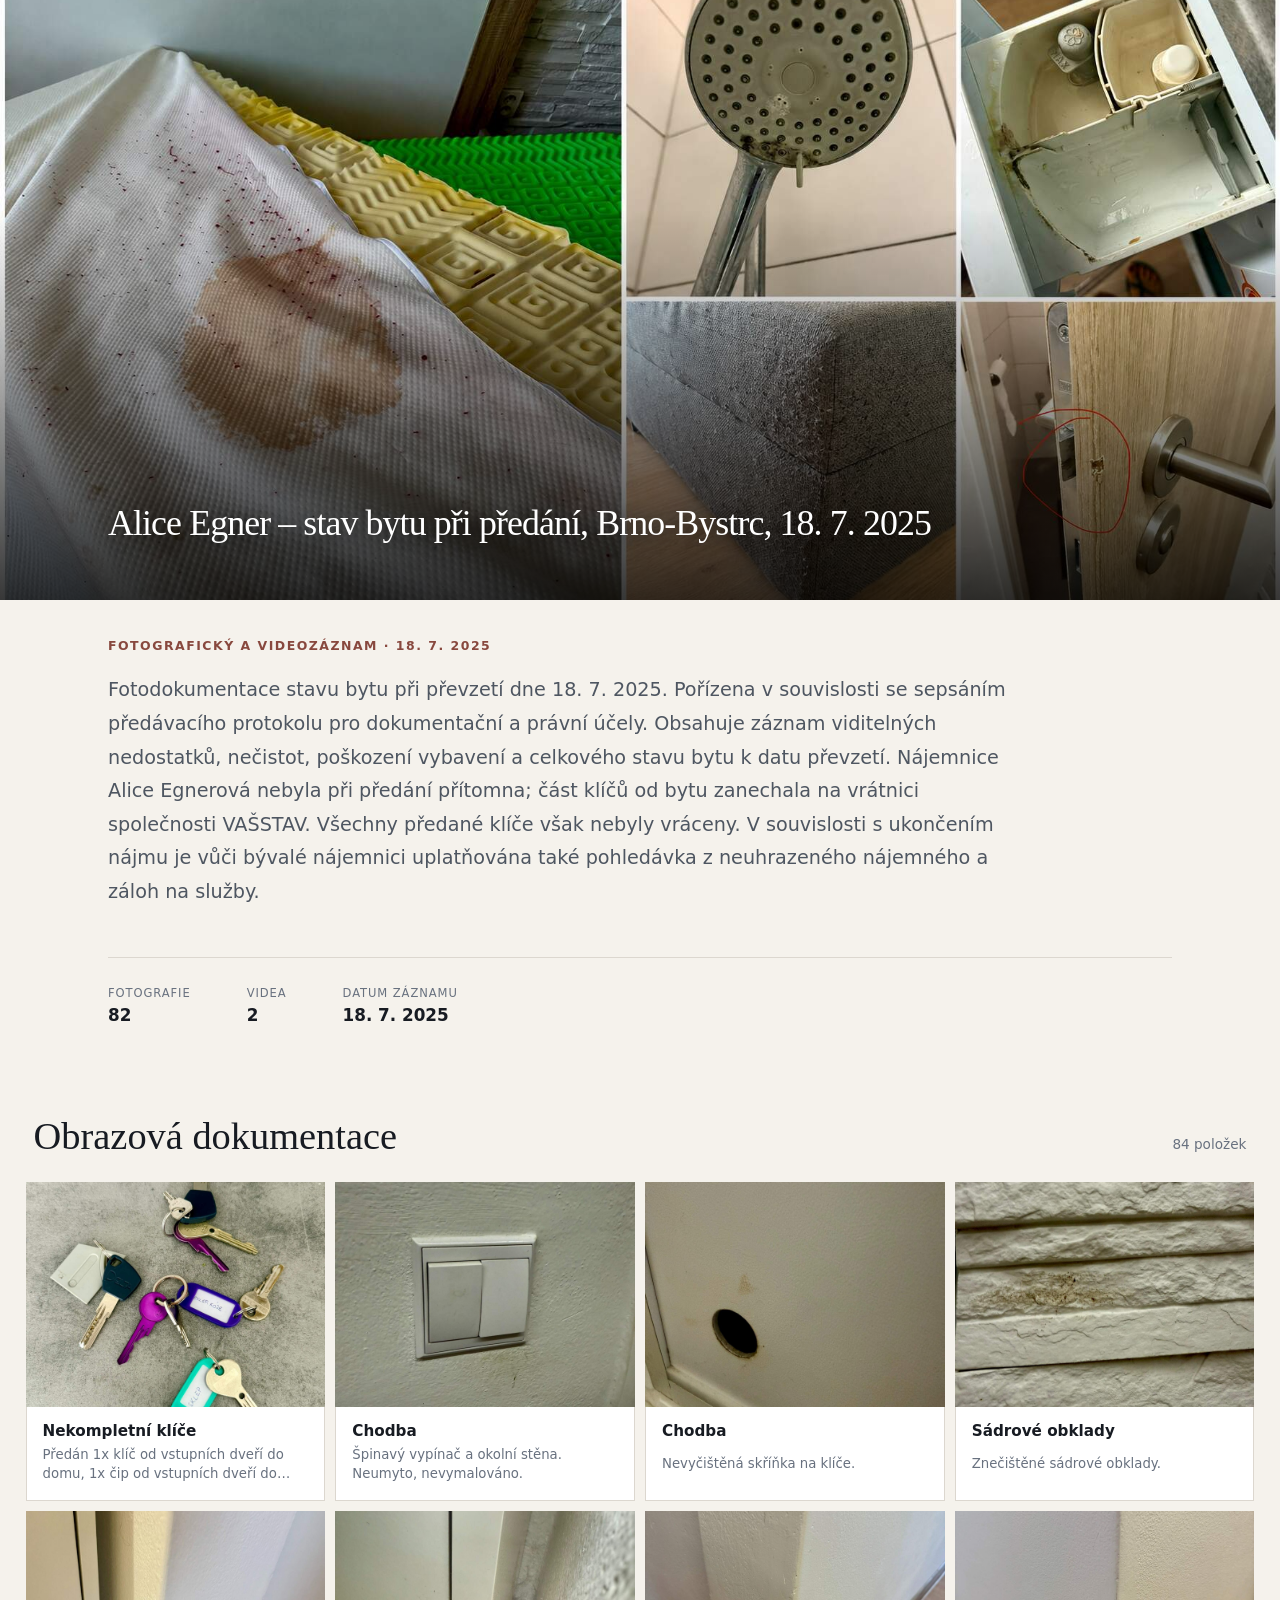
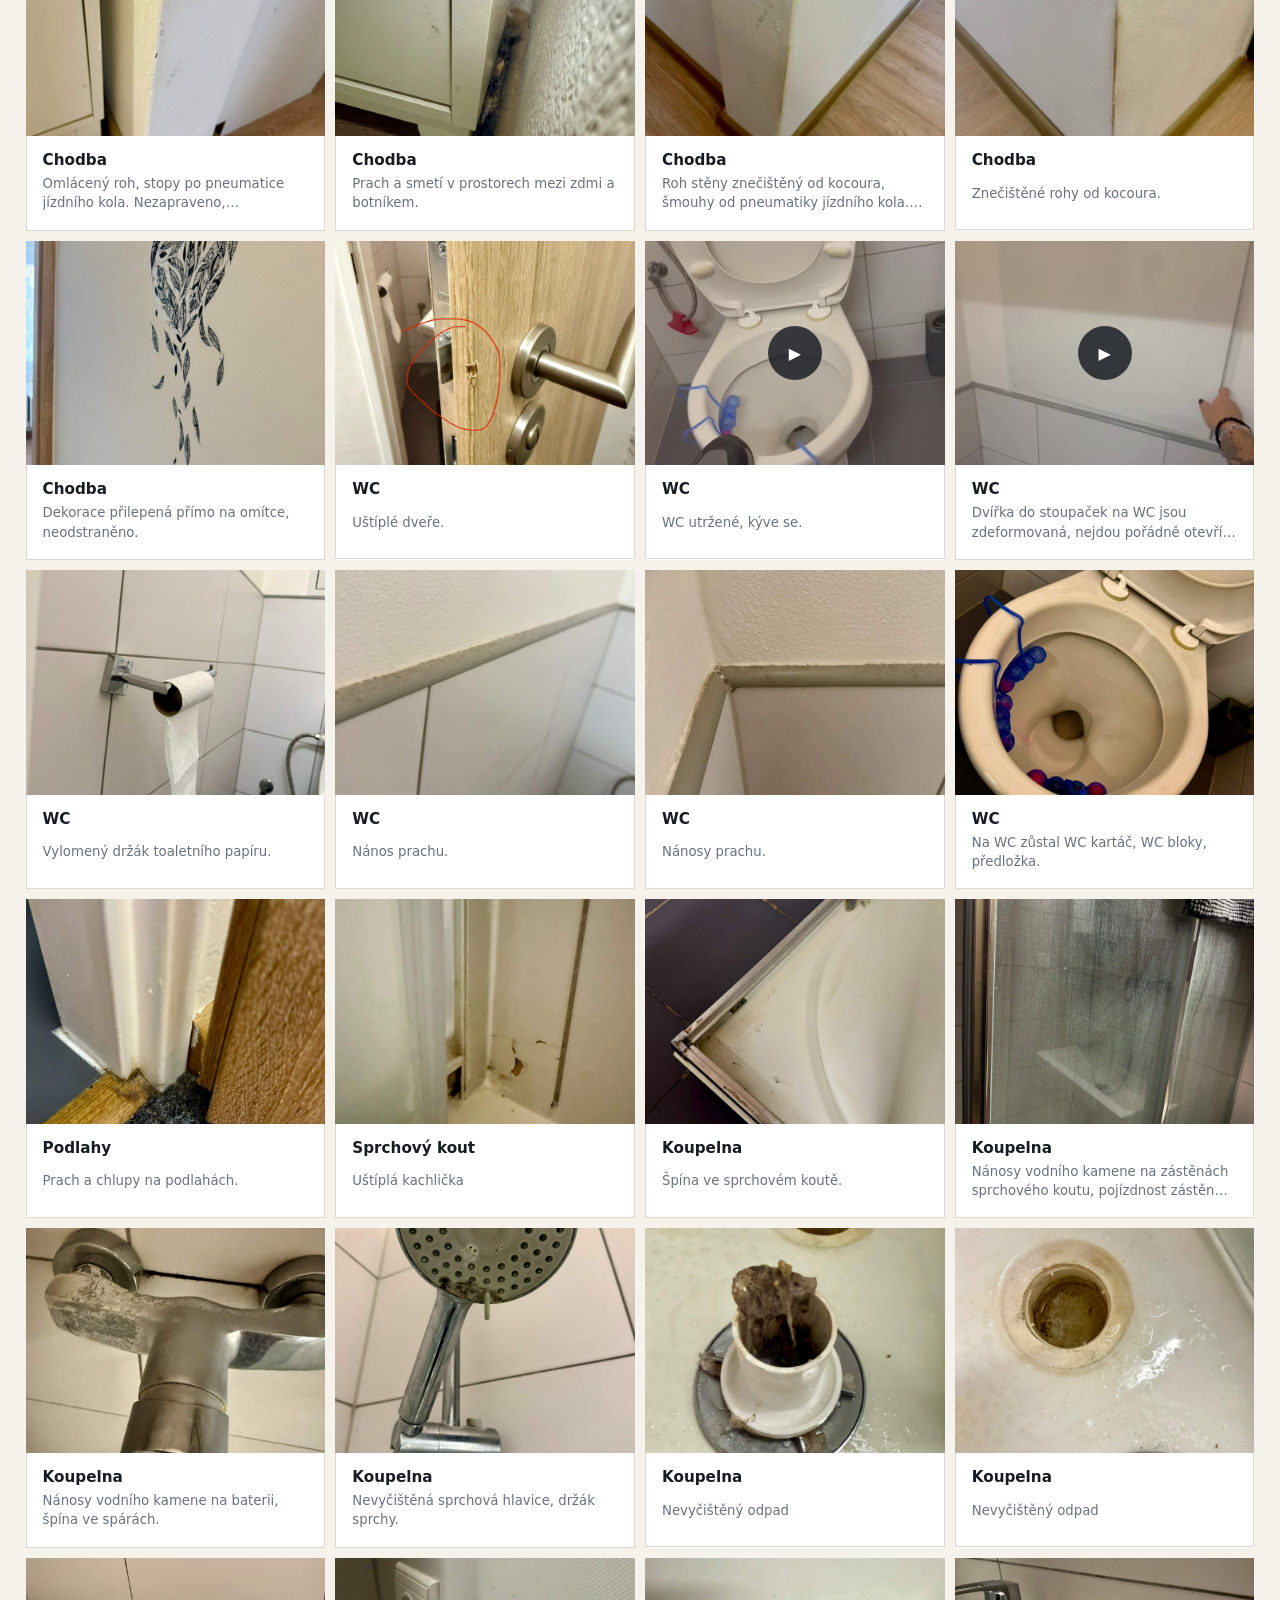
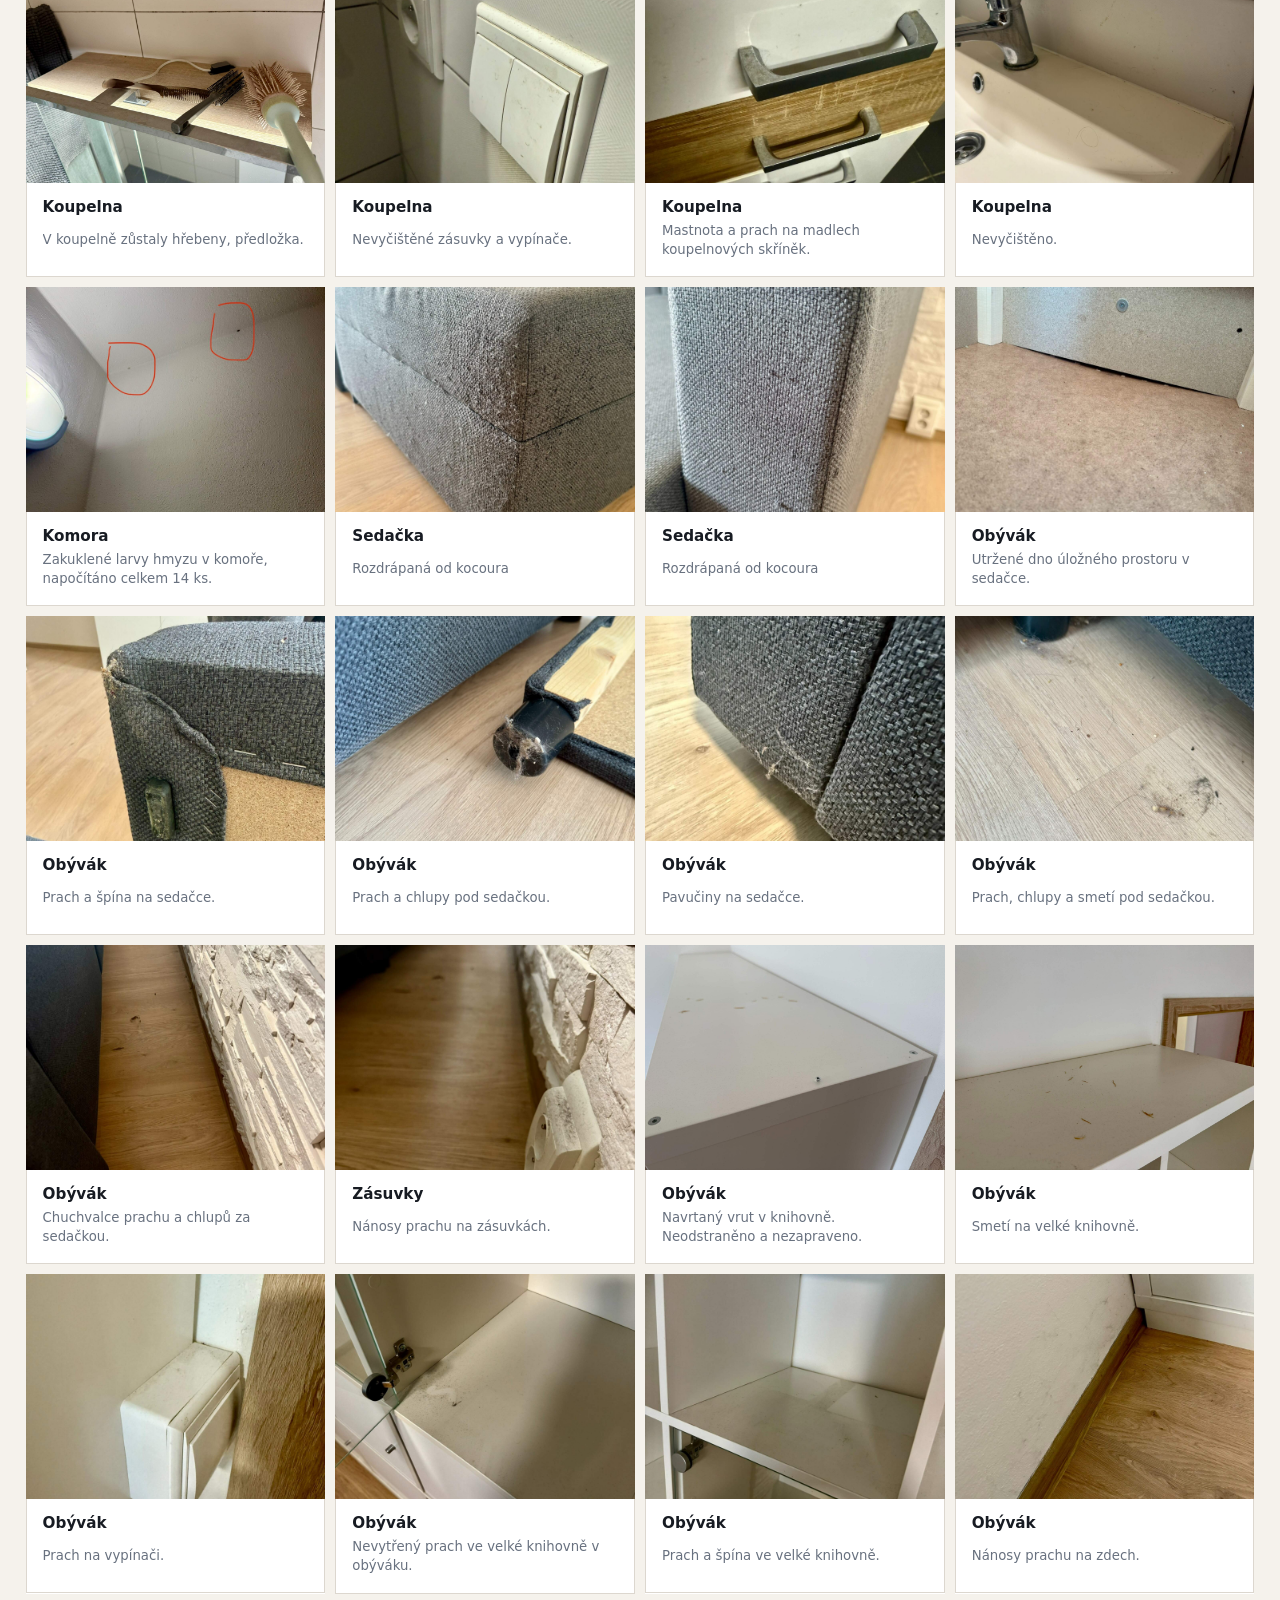
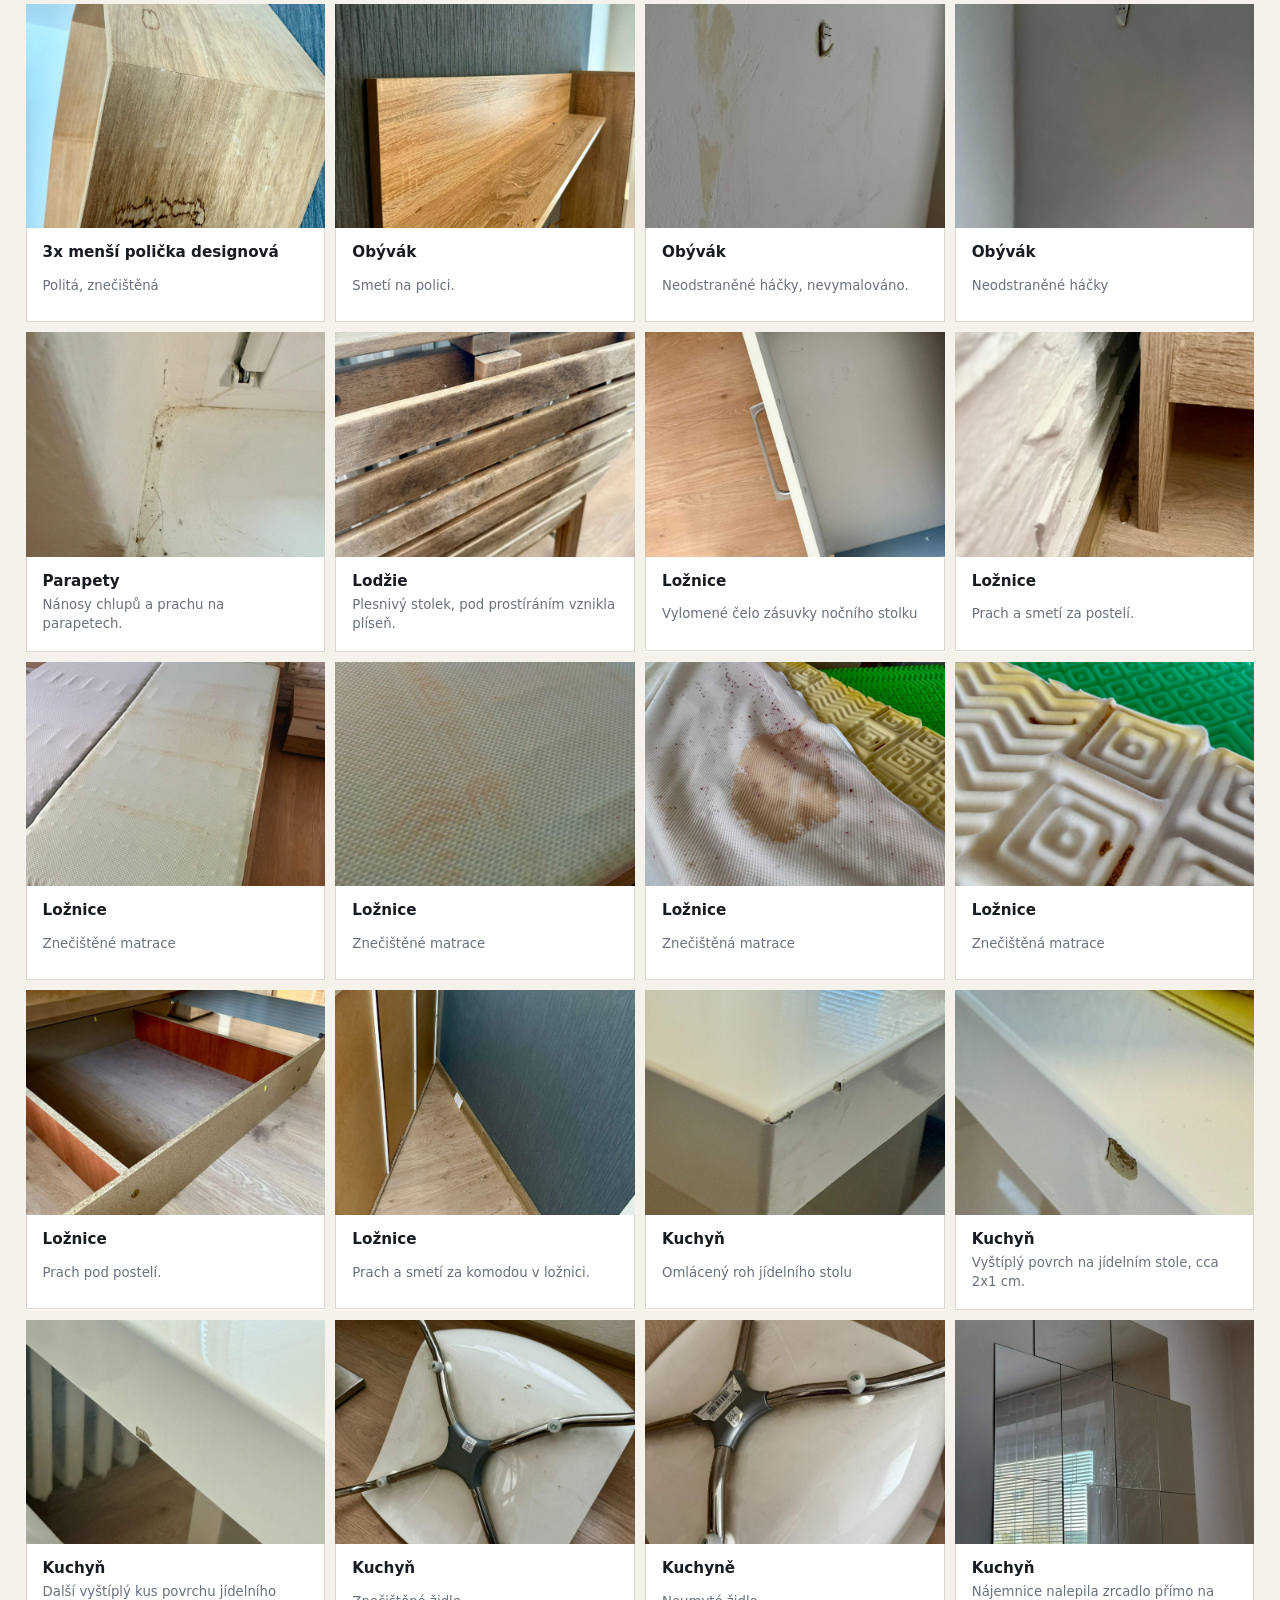
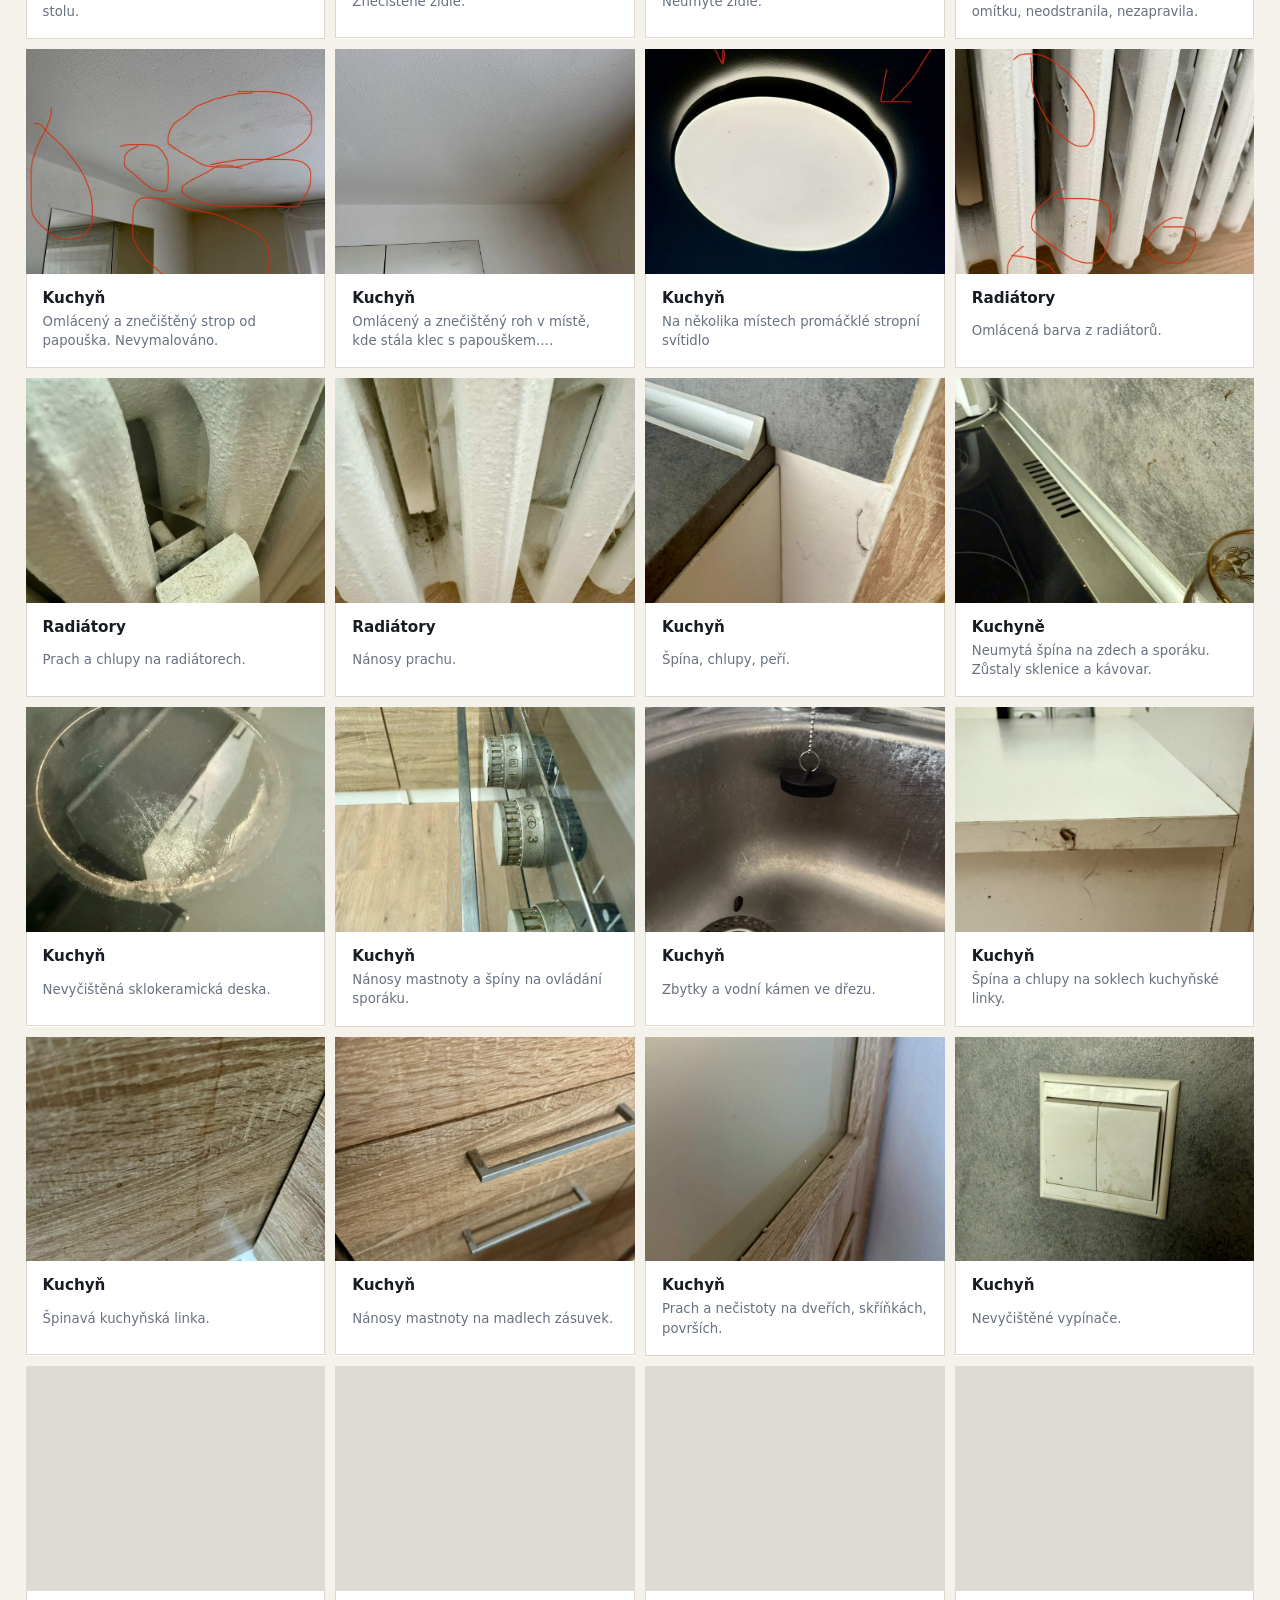
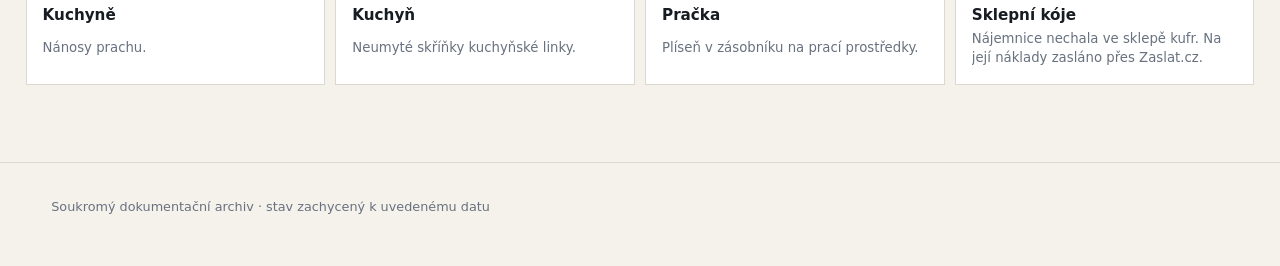
<file: index.html>
<!doctype html>
<html lang="cs">
<head>
  <meta charset="utf-8">
  <meta name="viewport" content="width=device-width, initial-scale=1">
  <meta name="robots" content="index,follow,max-image-preview:large">
  <title>Alice Egner – stav bytu při předání, Brno-Bystrc, 18. 7. 2025</title>
  <meta name="description" content="Fotodokumentace stavu bytu při převzetí dne 18. 7. 2025. Pořízena v souvislosti se sepsáním předávacího protokolu pro dokumentační a právní účely. Obsahuje záznam viditelných nedostatků, nečistot, poškození vybavení a celkového stavu bytu k datu převzetí.  Nájemnice Alice Egnerová nebyla při předání přítomna; část klíčů od bytu zanechala na vrátnici společnosti VAŠSTAV. Všechny předané klíče však nebyly vráceny. V souvislosti s ukončením nájmu je vůči bývalé nájemnici uplatňována také pohledávka z neuhrazeného nájemného a záloh na služby.">
  <meta property="og:type" content="website">
  <meta property="og:title" content="Alice Egner – stav bytu při předání, Brno-Bystrc, 18. 7. 2025">
  <meta property="og:description" content="Fotodokumentace stavu bytu při převzetí dne 18. 7. 2025. Pořízena v souvislosti se sepsáním předávacího protokolu pro dokumentační a právní účely. Obsahuje záznam viditelných nedostatků, nečistot, poškození vybavení a celkového stavu bytu k datu převzetí.  Nájemnice Alice Egnerová nebyla při předání přítomna; část klíčů od bytu zanechala na vrátnici společnosti VAŠSTAV. Všechny předané klíče však nebyly vráceny. V souvislosti s ukončením nájmu je vůči bývalé nájemnici uplatňována také pohledávka z neuhrazeného nájemného a záloh na služby.">
  <meta property="og:image" content="media/001-1722201703.jpg">
  <meta name="twitter:card" content="summary_large_image">
  <link rel="stylesheet" href="styles.css?v=6">
  <script type="application/ld+json">{"@context":"https://schema.org","@type":"CollectionPage","name":"Alice Egner – stav bytu při předání, Brno-Bystrc, 18. 7. 2025","description":"Fotodokumentace stavu bytu při převzetí dne 18. 7. 2025. Pořízena v souvislosti se sepsáním předávacího protokolu pro dokumentační a právní účely. Obsahuje záznam viditelných nedostatků, nečistot, poškození vybavení a celkového stavu bytu k datu převzetí.  Nájemnice Alice Egnerová nebyla při předání přítomna; část klíčů od bytu zanechala na vrátnici společnosti VAŠSTAV. Všechny předané klíče však nebyly vráceny. V souvislosti s ukončením nájmu je vůči bývalé nájemnici uplatňována také pohledávka z neuhrazeného nájemného a záloh na služby.","dateCreated":"2025-07-18","mainEntity":{"@type":"ImageGallery","name":"Alice Egner – stav bytu při předání, Brno-Bystrc, 18. 7. 2025","associatedMedia":[{"@type":"ImageObject","contentUrl":"media/001-1722201703.jpg","name":"ChatGPT Image 21. 8. 2026 15_43_06","caption":""},{"@type":"ImageObject","contentUrl":"media/002-1683373330.jpg","name":"Nekompletní klíče","caption":"Předán 1x klíč od vstupních dveří do domu, 1x čip od vstupních dveří do domu, 2x klíč od bytu, 1x klíč od sklepa, 1x klíč od sklepní kóje, 2x klíč od schránky, 2x klíč od popelnic. Chybí 1x klíč od vstupních dveří do domu, 1x čip od vstupních dvěří do domu, 2x klíč od bytu."},{"@type":"ImageObject","contentUrl":"media/003-1683373408.jpg","name":"Chodba","caption":"Špinavý vypínač a okolní stěna. Neumyto, nevymalováno."},{"@type":"ImageObject","contentUrl":"media/004-1683373457.jpg","name":"Chodba","caption":"Nevyčištěná skříňka na klíče."},{"@type":"ImageObject","contentUrl":"media/005-1683373562.jpg","name":"Sádrové obklady","caption":"Znečištěné sádrové obklady."},{"@type":"ImageObject","contentUrl":"media/006-1683383728.jpg","name":"Chodba","caption":"Omlácený roh, stopy po pneumatice jízdního kola. Nezapraveno, nevymalováno."},{"@type":"ImageObject","contentUrl":"media/007-1683373448.jpg","name":"Chodba","caption":"Prach a smetí v prostorech mezi zdmi a botníkem."},{"@type":"ImageObject","contentUrl":"media/008-1683373419.jpg","name":"Chodba","caption":"Roh stěny znečištěný od kocoura, šmouhy od pneumatiky jízdního kola. Nevymalováno."},{"@type":"ImageObject","contentUrl":"media/009-1683373698.jpg","name":"Chodba","caption":"Znečištěné rohy od kocoura."},{"@type":"ImageObject","contentUrl":"media/010-1683373409.jpg","name":"Chodba","caption":"Dekorace přilepená přímo na omítce, neodstraněno."},{"@type":"ImageObject","contentUrl":"media/011-1683373686.jpg","name":"WC","caption":"Uštíplé dveře."},{"@type":"ImageObject","contentUrl":"media/014-1683373668.jpg","name":"WC","caption":"Vylomený držák toaletního papíru."},{"@type":"ImageObject","contentUrl":"media/015-1683373593.jpg","name":"WC","caption":"Nános prachu."},{"@type":"ImageObject","contentUrl":"media/016-1683373474.jpg","name":"WC","caption":"Nánosy prachu."},{"@type":"ImageObject","contentUrl":"media/017-1683373455.jpg","name":"WC","caption":"Na WC zůstal WC kartáč, WC bloky, předložka."},{"@type":"ImageObject","contentUrl":"media/018-1683373563.jpg","name":"Podlahy","caption":"Prach a chlupy na podlahách."},{"@type":"ImageObject","contentUrl":"media/019-1683373324.jpg","name":"Sprchový kout","caption":"Uštíplá kachlička"},{"@type":"ImageObject","contentUrl":"media/020-1683373609.jpg","name":"Koupelna","caption":"Špína ve sprchovém koutě."},{"@type":"ImageObject","contentUrl":"media/021-1683373486.jpg","name":"Koupelna","caption":"Nánosy vodního kamene na zástěnách sprchového koutu, pojízdnost zástěn omezena vodním kamenem."},{"@type":"ImageObject","contentUrl":"media/022-1683373494.jpg","name":"Koupelna","caption":"Nánosy vodního kamene na baterii, špína ve spárách."},{"@type":"ImageObject","contentUrl":"media/023-1683373493.jpg","name":"Koupelna","caption":"Nevyčištěná sprchová hlavice, držák sprchy."},{"@type":"ImageObject","contentUrl":"media/024-1683768795.jpg","name":"Koupelna","caption":"Nevyčištěný odpad"},{"@type":"ImageObject","contentUrl":"media/025-1683768796.jpg","name":"Koupelna","caption":"Nevyčištěný odpad"},{"@type":"ImageObject","contentUrl":"media/026-1683373477.jpg","name":"Koupelna","caption":"V koupelně zůstaly hřebeny, předložka."},{"@type":"ImageObject","contentUrl":"media/027-1683373595.jpg","name":"Koupelna","caption":"Nevyčištěné zásuvky a vypínače."},{"@type":"ImageObject","contentUrl":"media/028-1683373504.jpg","name":"Koupelna","caption":"Mastnota a prach na madlech koupelnových skříněk."},{"@type":"ImageObject","contentUrl":"media/029-1683373483.jpg","name":"Koupelna","caption":"Nevyčištěno."},{"@type":"ImageObject","contentUrl":"media/030-1683373648.jpg","name":"Komora","caption":"Zakuklené larvy hmyzu v komoře, napočítáno celkem 14 ks."},{"@type":"ImageObject","contentUrl":"media/031-1683373340.jpg","name":"Sedačka","caption":"Rozdrápaná od kocoura"},{"@type":"ImageObject","contentUrl":"media/032-1683373338.jpg","name":"Sedačka","caption":"Rozdrápaná od kocoura"},{"@type":"ImageObject","contentUrl":"media/033-1683374472.jpg","name":"Obývák","caption":"Utržené dno úložného prostoru v sedačce."},{"@type":"ImageObject","contentUrl":"media/034-1683374873.jpg","name":"Obývák","caption":"Prach a špína na sedačce."},{"@type":"ImageObject","contentUrl":"media/035-1683374487.jpg","name":"Obývák","caption":"Prach a chlupy pod sedačkou."},{"@type":"ImageObject","contentUrl":"media/036-1683373553.jpg","name":"Obývák","caption":"Pavučiny na sedačce."},{"@type":"ImageObject","contentUrl":"media/037-1683374478.jpg","name":"Obývák","caption":"Prach, chlupy a smetí pod sedačkou."},{"@type":"ImageObject","contentUrl":"media/038-1683373537.jpg","name":"Obývák","caption":"Chuchvalce prachu a chlupů za sedačkou."},{"@type":"ImageObject","contentUrl":"media/039-1683373538.jpg","name":"Zásuvky","caption":"Nánosy prachu na zásuvkách."},{"@type":"ImageObject","contentUrl":"media/040-1683374459.jpg","name":"Obývák","caption":"Navrtaný vrut v knihovně. Neodstraněno a nezapraveno."},{"@type":"ImageObject","contentUrl":"media/041-1683373525.jpg","name":"Obývák","caption":"Smetí na velké knihovně."},{"@type":"ImageObject","contentUrl":"media/042-1683373645.jpg","name":"Obývák","caption":"Prach na vypínači."},{"@type":"ImageObject","contentUrl":"media/043-1683373514.jpg","name":"Obývák","caption":"Nevytřený prach ve velké knihovně v obýváku."},{"@type":"ImageObject","contentUrl":"media/044-1683373655.jpg","name":"Obývák","caption":"Prach a špína ve velké knihovně."},{"@type":"ImageObject","contentUrl":"media/045-1683373526.jpg","name":"Obývák","caption":"Nánosy prachu na zdech."},{"@type":"ImageObject","contentUrl":"media/046-1683373348.jpg","name":"3x menší polička designová","caption":"Politá, znečištěná"},{"@type":"ImageObject","contentUrl":"media/047-1683373657.jpg","name":"Obývák","caption":"Smetí na polici."},{"@type":"ImageObject","contentUrl":"media/048-1683373347.jpg","name":"Obývák","caption":"Neodstraněné háčky, nevymalováno."},{"@type":"ImageObject","contentUrl":"media/049-1683373353.jpg","name":"Obývák","caption":"Neodstraněné háčky"},{"@type":"ImageObject","contentUrl":"media/050-1683373552.jpg","name":"Parapety","caption":"Nánosy chlupů a prachu na parapetech."},{"@type":"ImageObject","contentUrl":"media/051-1683373354.jpg","name":"Lodžie","caption":"Plesnivý stolek, pod prostíráním vznikla plíseň."},{"@type":"ImageObject","contentUrl":"media/052-1683373363.jpg","name":"Ložnice","caption":"Vylomené čelo zásuvky nočního stolku"},{"@type":"ImageObject","contentUrl":"media/053-1683373620.jpg","name":"Ložnice","caption":"Prach a smetí za postelí."},{"@type":"ImageObject","contentUrl":"media/054-1683373366.jpg","name":"Ložnice","caption":"Znečištěné matrace"},{"@type":"ImageObject","contentUrl":"media/055-1683373376.jpg","name":"Ložnice","caption":"Znečištěné matrace"},{"@type":"ImageObject","contentUrl":"media/056-1683768790.jpg","name":"Ložnice","caption":"Znečištěná matrace"},{"@type":"ImageObject","contentUrl":"media/057-1683768794.jpg","name":"Ložnice","caption":"Znečištěná matrace"},{"@type":"ImageObject","contentUrl":"media/058-1683373506.jpg","name":"Ložnice","caption":"Prach pod postelí."},{"@type":"ImageObject","contentUrl":"media/059-1683373632.jpg","name":"Ložnice","caption":"Prach a smetí za komodou v ložnici."},{"@type":"ImageObject","contentUrl":"media/060-1683373386.jpg","name":"Kuchyň","caption":"Omlácený roh jídelního stolu"},{"@type":"ImageObject","contentUrl":"media/061-1683374878.jpg","name":"Kuchyň","caption":"Vyštíplý povrch na jídelním stole, cca 2x1 cm."},{"@type":"ImageObject","contentUrl":"media/062-1683374879.jpg","name":"Kuchyň","caption":"Další vyštíplý kus povrchu jídelního stolu."},{"@type":"ImageObject","contentUrl":"media/063-1683373429.jpg","name":"Kuchyň","caption":"Znečištěné židle."},{"@type":"ImageObject","contentUrl":"media/064-1683374430.jpg","name":"Kuchyně","caption":"Neumyté židle."},{"@type":"ImageObject","contentUrl":"media/065-1683373387.jpg","name":"Kuchyň","caption":"Nájemnice nalepila zrcadlo přímo na omítku, neodstranila, nezapravila."},{"@type":"ImageObject","contentUrl":"media/066-1683373666.jpg","name":"Kuchyň","caption":"Omlácený a znečištěný strop od papouška. Nevymalováno."},{"@type":"ImageObject","contentUrl":"media/067-1683373395.jpg","name":"Kuchyň","caption":"Omlácený a znečištěný roh v místě, kde stála klec s papouškem. Nezapraveno, nevymalováno."},{"@type":"ImageObject","contentUrl":"media/068-1683373375.jpg","name":"Kuchyň","caption":"Na několika místech promáčklé stropní svítidlo"},{"@type":"ImageObject","contentUrl":"media/069-1683373619.jpg","name":"Radiátory","caption":"Omlácená barva z radiátorů."},{"@type":"ImageObject","contentUrl":"media/070-1683373633.jpg","name":"Radiátory","caption":"Prach a chlupy na radiátorech."},{"@type":"ImageObject","contentUrl":"media/071-1683373513.jpg","name":"Radiátory","caption":"Nánosy prachu."},{"@type":"ImageObject","contentUrl":"media/072-1683373418.jpg","name":"Kuchyň","caption":"Špína, chlupy, peří."},{"@type":"ImageObject","contentUrl":"media/073-1683373703.jpg","name":"Kuchyně","caption":"Neumytá špína na zdech a sporáku. Zůstaly sklenice a kávovar."},{"@type":"ImageObject","contentUrl":"media/074-1683373428.jpg","name":"Kuchyň","caption":"Nevyčištěná sklokeramická deska."},{"@type":"ImageObject","contentUrl":"media/075-1683373714.jpg","name":"Kuchyň","caption":"Nánosy mastnoty a špíny na ovládání sporáku."},{"@type":"ImageObject","contentUrl":"media/076-1683374431.jpg","name":"Kuchyň","caption":"Zbytky a vodní kámen ve dřezu."},{"@type":"ImageObject","contentUrl":"media/077-1683374440.jpg","name":"Kuchyň","caption":"Špína a chlupy na soklech kuchyňské linky."},{"@type":"ImageObject","contentUrl":"media/078-1683373437.jpg","name":"Kuchyň","caption":"Špinavá kuchyňská linka."},{"@type":"ImageObject","contentUrl":"media/079-1683373436.jpg","name":"Kuchyň","caption":"Nánosy mastnoty na madlech zásuvek."},{"@type":"ImageObject","contentUrl":"media/080-1683373447.jpg","name":"Kuchyň","caption":"Prach a nečistoty na dveřích, skříňkách, površích."},{"@type":"ImageObject","contentUrl":"media/081-1683373707.jpg","name":"Kuchyň","caption":"Nevyčištěné vypínače."},{"@type":"ImageObject","contentUrl":"media/082-1683373720.jpg","name":"Kuchyně","caption":"Nánosy prachu."},{"@type":"ImageObject","contentUrl":"media/083-1683374457.jpg","name":"Kuchyň","caption":"Neumyté skříňky kuchyňské linky."},{"@type":"ImageObject","contentUrl":"media/084-1683373580.jpg","name":"Pračka","caption":"Plíseň v zásobníku na prací prostředky."},{"@type":"ImageObject","contentUrl":"media/085-1683373581.jpg","name":"Sklepní kóje","caption":"Nájemnice nechala ve sklepě kufr. Na její náklady zasláno přes Zaslat.cz."}]}}</script>
</head>
<body>
  <main id="top">
    <figure class="hero">
      <img src="media/001-1722201703.jpg" alt="Koláž zachycující stav bytu při převzetí">
      <figcaption class="hero-title"><h1>Alice Egner – stav bytu při předání, Brno-Bystrc, 18. 7. 2025</h1></figcaption>
    </figure>
    <section class="intro">
      <p class="eyebrow">Fotografický a videozáznam · 18. 7. 2025</p>
      <p class="description">Fotodokumentace stavu bytu při převzetí dne 18. 7. 2025. Pořízena v souvislosti se sepsáním předávacího protokolu pro dokumentační a právní účely. Obsahuje záznam viditelných nedostatků, nečistot, poškození vybavení a celkového stavu bytu k datu převzetí.  Nájemnice Alice Egnerová nebyla při předání přítomna; část klíčů od bytu zanechala na vrátnici společnosti VAŠSTAV. Všechny předané klíče však nebyly vráceny. V souvislosti s ukončením nájmu je vůči bývalé nájemnici uplatňována také pohledávka z neuhrazeného nájemného a záloh na služby.</p>
      <dl class="stats" aria-label="Obsah galerie">
        <div><dt>Fotografie</dt><dd>82</dd></div>
        <div><dt>Videa</dt><dd>2</dd></div>
        <div><dt>Datum záznamu</dt><dd>18. 7. 2025</dd></div>
      </dl>
    </section>

    <section class="gallery-section" aria-labelledby="gallery-heading">
      <div class="section-heading">
        <h2 id="gallery-heading">Obrazová dokumentace</h2>
        <span>84 položek</span>
      </div>
      <div class="gallery"><article class="card" id="medium-1683373330">
    <button class="card-open" type="button" data-index="0" aria-label="Otevřít Nekompletní klíče">
      <div class="media-frame"><img src="media/002-1683373330.jpg" alt="Nekompletní klíče: Předán 1x klíč od vstupních dveří do domu, 1x čip od vstupních dveří do domu, 2x klíč od bytu, 1x klíč od sklepa, 1x klíč od sklepní kóje, 2x klíč od schránky, 2x klíč od popelnic. Chybí 1x klíč od vstupních dveří do domu, 1x čip od vstupních dvěří do domu, 2x klíč od bytu." loading="lazy"></div>
      <span class="card-copy">
        <strong>Nekompletní klíče</strong>
        <span>Předán 1x klíč od vstupních dveří do domu, 1x čip od vstupních dveří do domu, 2x klíč od bytu, 1x klíč od sklepa, 1x klíč od sklepní kóje, 2x klíč od schránky, 2x klíč od popelnic. Chybí 1x klíč od vstupních dveří do domu, 1x čip od vstupních dvěří do domu, 2x klíč od bytu.</span>
      </span>
    </button>
  </article>
<article class="card" id="medium-1683373408">
    <button class="card-open" type="button" data-index="1" aria-label="Otevřít Chodba">
      <div class="media-frame"><img src="media/003-1683373408.jpg" alt="Chodba: Špinavý vypínač a okolní stěna. Neumyto, nevymalováno." loading="lazy"></div>
      <span class="card-copy">
        <strong>Chodba</strong>
        <span>Špinavý vypínač a okolní stěna. Neumyto, nevymalováno.</span>
      </span>
    </button>
  </article>
<article class="card" id="medium-1683373457">
    <button class="card-open" type="button" data-index="2" aria-label="Otevřít Chodba">
      <div class="media-frame"><img src="media/004-1683373457.jpg" alt="Chodba: Nevyčištěná skříňka na klíče." loading="lazy"></div>
      <span class="card-copy">
        <strong>Chodba</strong>
        <span>Nevyčištěná skříňka na klíče.</span>
      </span>
    </button>
  </article>
<article class="card" id="medium-1683373562">
    <button class="card-open" type="button" data-index="3" aria-label="Otevřít Sádrové obklady">
      <div class="media-frame"><img src="media/005-1683373562.jpg" alt="Sádrové obklady: Znečištěné sádrové obklady." loading="lazy"></div>
      <span class="card-copy">
        <strong>Sádrové obklady</strong>
        <span>Znečištěné sádrové obklady.</span>
      </span>
    </button>
  </article>
<article class="card" id="medium-1683383728">
    <button class="card-open" type="button" data-index="4" aria-label="Otevřít Chodba">
      <div class="media-frame"><img src="media/006-1683383728.jpg" alt="Chodba: Omlácený roh, stopy po pneumatice jízdního kola. Nezapraveno, nevymalováno." loading="lazy"></div>
      <span class="card-copy">
        <strong>Chodba</strong>
        <span>Omlácený roh, stopy po pneumatice jízdního kola. Nezapraveno, nevymalováno.</span>
      </span>
    </button>
  </article>
<article class="card" id="medium-1683373448">
    <button class="card-open" type="button" data-index="5" aria-label="Otevřít Chodba">
      <div class="media-frame"><img src="media/007-1683373448.jpg" alt="Chodba: Prach a smetí v prostorech mezi zdmi a botníkem." loading="lazy"></div>
      <span class="card-copy">
        <strong>Chodba</strong>
        <span>Prach a smetí v prostorech mezi zdmi a botníkem.</span>
      </span>
    </button>
  </article>
<article class="card" id="medium-1683373419">
    <button class="card-open" type="button" data-index="6" aria-label="Otevřít Chodba">
      <div class="media-frame"><img src="media/008-1683373419.jpg" alt="Chodba: Roh stěny znečištěný od kocoura, šmouhy od pneumatiky jízdního kola. Nevymalováno." loading="lazy"></div>
      <span class="card-copy">
        <strong>Chodba</strong>
        <span>Roh stěny znečištěný od kocoura, šmouhy od pneumatiky jízdního kola. Nevymalováno.</span>
      </span>
    </button>
  </article>
<article class="card" id="medium-1683373698">
    <button class="card-open" type="button" data-index="7" aria-label="Otevřít Chodba">
      <div class="media-frame"><img src="media/009-1683373698.jpg" alt="Chodba: Znečištěné rohy od kocoura." loading="lazy"></div>
      <span class="card-copy">
        <strong>Chodba</strong>
        <span>Znečištěné rohy od kocoura.</span>
      </span>
    </button>
  </article>
<article class="card" id="medium-1683373409">
    <button class="card-open" type="button" data-index="8" aria-label="Otevřít Chodba">
      <div class="media-frame"><img src="media/010-1683373409.jpg" alt="Chodba: Dekorace přilepená přímo na omítce, neodstraněno." loading="lazy"></div>
      <span class="card-copy">
        <strong>Chodba</strong>
        <span>Dekorace přilepená přímo na omítce, neodstraněno.</span>
      </span>
    </button>
  </article>
<article class="card" id="medium-1683373686">
    <button class="card-open" type="button" data-index="9" aria-label="Otevřít WC">
      <div class="media-frame"><img src="media/011-1683373686.jpg" alt="WC: Uštíplé dveře." loading="lazy"></div>
      <span class="card-copy">
        <strong>WC</strong>
        <span>Uštíplé dveře.</span>
      </span>
    </button>
  </article>
<article class="card" id="medium-1683374456">
    <button class="card-open" type="button" data-index="10" aria-label="Otevřít WC">
      <div class="media-frame"><img src="media/012-1683374456-poster.jpg" alt="WC: WC utržené, kýve se." loading="lazy"><span class="play" aria-hidden="true">▶</span></div>
      <span class="card-copy">
        <strong>WC</strong>
        <span>WC utržené, kýve se.</span>
      </span>
    </button>
  </article>
<article class="card" id="medium-1683374939">
    <button class="card-open" type="button" data-index="11" aria-label="Otevřít WC">
      <div class="media-frame"><img src="media/013-1683374939-poster.jpg" alt="WC: Dvířka do stoupaček na WC jsou zdeformovaná, nejdou pořádně otevřít, ani zavřít." loading="lazy"><span class="play" aria-hidden="true">▶</span></div>
      <span class="card-copy">
        <strong>WC</strong>
        <span>Dvířka do stoupaček na WC jsou zdeformovaná, nejdou pořádně otevřít, ani zavřít.</span>
      </span>
    </button>
  </article>
<article class="card" id="medium-1683373668">
    <button class="card-open" type="button" data-index="12" aria-label="Otevřít WC">
      <div class="media-frame"><img src="media/014-1683373668.jpg" alt="WC: Vylomený držák toaletního papíru." loading="lazy"></div>
      <span class="card-copy">
        <strong>WC</strong>
        <span>Vylomený držák toaletního papíru.</span>
      </span>
    </button>
  </article>
<article class="card" id="medium-1683373593">
    <button class="card-open" type="button" data-index="13" aria-label="Otevřít WC">
      <div class="media-frame"><img src="media/015-1683373593.jpg" alt="WC: Nános prachu." loading="lazy"></div>
      <span class="card-copy">
        <strong>WC</strong>
        <span>Nános prachu.</span>
      </span>
    </button>
  </article>
<article class="card" id="medium-1683373474">
    <button class="card-open" type="button" data-index="14" aria-label="Otevřít WC">
      <div class="media-frame"><img src="media/016-1683373474.jpg" alt="WC: Nánosy prachu." loading="lazy"></div>
      <span class="card-copy">
        <strong>WC</strong>
        <span>Nánosy prachu.</span>
      </span>
    </button>
  </article>
<article class="card" id="medium-1683373455">
    <button class="card-open" type="button" data-index="15" aria-label="Otevřít WC">
      <div class="media-frame"><img src="media/017-1683373455.jpg" alt="WC: Na WC zůstal WC kartáč, WC bloky, předložka." loading="lazy"></div>
      <span class="card-copy">
        <strong>WC</strong>
        <span>Na WC zůstal WC kartáč, WC bloky, předložka.</span>
      </span>
    </button>
  </article>
<article class="card" id="medium-1683373563">
    <button class="card-open" type="button" data-index="16" aria-label="Otevřít Podlahy">
      <div class="media-frame"><img src="media/018-1683373563.jpg" alt="Podlahy: Prach a chlupy na podlahách." loading="lazy"></div>
      <span class="card-copy">
        <strong>Podlahy</strong>
        <span>Prach a chlupy na podlahách.</span>
      </span>
    </button>
  </article>
<article class="card" id="medium-1683373324">
    <button class="card-open" type="button" data-index="17" aria-label="Otevřít Sprchový kout">
      <div class="media-frame"><img src="media/019-1683373324.jpg" alt="Sprchový kout: Uštíplá kachlička" loading="lazy"></div>
      <span class="card-copy">
        <strong>Sprchový kout</strong>
        <span>Uštíplá kachlička</span>
      </span>
    </button>
  </article>
<article class="card" id="medium-1683373609">
    <button class="card-open" type="button" data-index="18" aria-label="Otevřít Koupelna">
      <div class="media-frame"><img src="media/020-1683373609.jpg" alt="Koupelna: Špína ve sprchovém koutě." loading="lazy"></div>
      <span class="card-copy">
        <strong>Koupelna</strong>
        <span>Špína ve sprchovém koutě.</span>
      </span>
    </button>
  </article>
<article class="card" id="medium-1683373486">
    <button class="card-open" type="button" data-index="19" aria-label="Otevřít Koupelna">
      <div class="media-frame"><img src="media/021-1683373486.jpg" alt="Koupelna: Nánosy vodního kamene na zástěnách sprchového koutu, pojízdnost zástěn omezena vodním kamenem." loading="lazy"></div>
      <span class="card-copy">
        <strong>Koupelna</strong>
        <span>Nánosy vodního kamene na zástěnách sprchového koutu, pojízdnost zástěn omezena vodním kamenem.</span>
      </span>
    </button>
  </article>
<article class="card" id="medium-1683373494">
    <button class="card-open" type="button" data-index="20" aria-label="Otevřít Koupelna">
      <div class="media-frame"><img src="media/022-1683373494.jpg" alt="Koupelna: Nánosy vodního kamene na baterii, špína ve spárách." loading="lazy"></div>
      <span class="card-copy">
        <strong>Koupelna</strong>
        <span>Nánosy vodního kamene na baterii, špína ve spárách.</span>
      </span>
    </button>
  </article>
<article class="card" id="medium-1683373493">
    <button class="card-open" type="button" data-index="21" aria-label="Otevřít Koupelna">
      <div class="media-frame"><img src="media/023-1683373493.jpg" alt="Koupelna: Nevyčištěná sprchová hlavice, držák sprchy." loading="lazy"></div>
      <span class="card-copy">
        <strong>Koupelna</strong>
        <span>Nevyčištěná sprchová hlavice, držák sprchy.</span>
      </span>
    </button>
  </article>
<article class="card" id="medium-1683768795">
    <button class="card-open" type="button" data-index="22" aria-label="Otevřít Koupelna">
      <div class="media-frame"><img src="media/024-1683768795.jpg" alt="Koupelna: Nevyčištěný odpad" loading="lazy"></div>
      <span class="card-copy">
        <strong>Koupelna</strong>
        <span>Nevyčištěný odpad</span>
      </span>
    </button>
  </article>
<article class="card" id="medium-1683768796">
    <button class="card-open" type="button" data-index="23" aria-label="Otevřít Koupelna">
      <div class="media-frame"><img src="media/025-1683768796.jpg" alt="Koupelna: Nevyčištěný odpad" loading="lazy"></div>
      <span class="card-copy">
        <strong>Koupelna</strong>
        <span>Nevyčištěný odpad</span>
      </span>
    </button>
  </article>
<article class="card" id="medium-1683373477">
    <button class="card-open" type="button" data-index="24" aria-label="Otevřít Koupelna">
      <div class="media-frame"><img src="media/026-1683373477.jpg" alt="Koupelna: V koupelně zůstaly hřebeny, předložka." loading="lazy"></div>
      <span class="card-copy">
        <strong>Koupelna</strong>
        <span>V koupelně zůstaly hřebeny, předložka.</span>
      </span>
    </button>
  </article>
<article class="card" id="medium-1683373595">
    <button class="card-open" type="button" data-index="25" aria-label="Otevřít Koupelna">
      <div class="media-frame"><img src="media/027-1683373595.jpg" alt="Koupelna: Nevyčištěné zásuvky a vypínače." loading="lazy"></div>
      <span class="card-copy">
        <strong>Koupelna</strong>
        <span>Nevyčištěné zásuvky a vypínače.</span>
      </span>
    </button>
  </article>
<article class="card" id="medium-1683373504">
    <button class="card-open" type="button" data-index="26" aria-label="Otevřít Koupelna">
      <div class="media-frame"><img src="media/028-1683373504.jpg" alt="Koupelna: Mastnota a prach na madlech koupelnových skříněk." loading="lazy"></div>
      <span class="card-copy">
        <strong>Koupelna</strong>
        <span>Mastnota a prach na madlech koupelnových skříněk.</span>
      </span>
    </button>
  </article>
<article class="card" id="medium-1683373483">
    <button class="card-open" type="button" data-index="27" aria-label="Otevřít Koupelna">
      <div class="media-frame"><img src="media/029-1683373483.jpg" alt="Koupelna: Nevyčištěno." loading="lazy"></div>
      <span class="card-copy">
        <strong>Koupelna</strong>
        <span>Nevyčištěno.</span>
      </span>
    </button>
  </article>
<article class="card" id="medium-1683373648">
    <button class="card-open" type="button" data-index="28" aria-label="Otevřít Komora">
      <div class="media-frame"><img src="media/030-1683373648.jpg" alt="Komora: Zakuklené larvy hmyzu v komoře, napočítáno celkem 14 ks." loading="lazy"></div>
      <span class="card-copy">
        <strong>Komora</strong>
        <span>Zakuklené larvy hmyzu v komoře, napočítáno celkem 14 ks.</span>
      </span>
    </button>
  </article>
<article class="card" id="medium-1683373340">
    <button class="card-open" type="button" data-index="29" aria-label="Otevřít Sedačka">
      <div class="media-frame"><img src="media/031-1683373340.jpg" alt="Sedačka: Rozdrápaná od kocoura" loading="lazy"></div>
      <span class="card-copy">
        <strong>Sedačka</strong>
        <span>Rozdrápaná od kocoura</span>
      </span>
    </button>
  </article>
<article class="card" id="medium-1683373338">
    <button class="card-open" type="button" data-index="30" aria-label="Otevřít Sedačka">
      <div class="media-frame"><img src="media/032-1683373338.jpg" alt="Sedačka: Rozdrápaná od kocoura" loading="lazy"></div>
      <span class="card-copy">
        <strong>Sedačka</strong>
        <span>Rozdrápaná od kocoura</span>
      </span>
    </button>
  </article>
<article class="card" id="medium-1683374472">
    <button class="card-open" type="button" data-index="31" aria-label="Otevřít Obývák">
      <div class="media-frame"><img src="media/033-1683374472.jpg" alt="Obývák: Utržené dno úložného prostoru v sedačce." loading="lazy"></div>
      <span class="card-copy">
        <strong>Obývák</strong>
        <span>Utržené dno úložného prostoru v sedačce.</span>
      </span>
    </button>
  </article>
<article class="card" id="medium-1683374873">
    <button class="card-open" type="button" data-index="32" aria-label="Otevřít Obývák">
      <div class="media-frame"><img src="media/034-1683374873.jpg" alt="Obývák: Prach a špína na sedačce." loading="lazy"></div>
      <span class="card-copy">
        <strong>Obývák</strong>
        <span>Prach a špína na sedačce.</span>
      </span>
    </button>
  </article>
<article class="card" id="medium-1683374487">
    <button class="card-open" type="button" data-index="33" aria-label="Otevřít Obývák">
      <div class="media-frame"><img src="media/035-1683374487.jpg" alt="Obývák: Prach a chlupy pod sedačkou." loading="lazy"></div>
      <span class="card-copy">
        <strong>Obývák</strong>
        <span>Prach a chlupy pod sedačkou.</span>
      </span>
    </button>
  </article>
<article class="card" id="medium-1683373553">
    <button class="card-open" type="button" data-index="34" aria-label="Otevřít Obývák">
      <div class="media-frame"><img src="media/036-1683373553.jpg" alt="Obývák: Pavučiny na sedačce." loading="lazy"></div>
      <span class="card-copy">
        <strong>Obývák</strong>
        <span>Pavučiny na sedačce.</span>
      </span>
    </button>
  </article>
<article class="card" id="medium-1683374478">
    <button class="card-open" type="button" data-index="35" aria-label="Otevřít Obývák">
      <div class="media-frame"><img src="media/037-1683374478.jpg" alt="Obývák: Prach, chlupy a smetí pod sedačkou." loading="lazy"></div>
      <span class="card-copy">
        <strong>Obývák</strong>
        <span>Prach, chlupy a smetí pod sedačkou.</span>
      </span>
    </button>
  </article>
<article class="card" id="medium-1683373537">
    <button class="card-open" type="button" data-index="36" aria-label="Otevřít Obývák">
      <div class="media-frame"><img src="media/038-1683373537.jpg" alt="Obývák: Chuchvalce prachu a chlupů za sedačkou." loading="lazy"></div>
      <span class="card-copy">
        <strong>Obývák</strong>
        <span>Chuchvalce prachu a chlupů za sedačkou.</span>
      </span>
    </button>
  </article>
<article class="card" id="medium-1683373538">
    <button class="card-open" type="button" data-index="37" aria-label="Otevřít Zásuvky">
      <div class="media-frame"><img src="media/039-1683373538.jpg" alt="Zásuvky: Nánosy prachu na zásuvkách." loading="lazy"></div>
      <span class="card-copy">
        <strong>Zásuvky</strong>
        <span>Nánosy prachu na zásuvkách.</span>
      </span>
    </button>
  </article>
<article class="card" id="medium-1683374459">
    <button class="card-open" type="button" data-index="38" aria-label="Otevřít Obývák">
      <div class="media-frame"><img src="media/040-1683374459.jpg" alt="Obývák: Navrtaný vrut v knihovně. Neodstraněno a nezapraveno." loading="lazy"></div>
      <span class="card-copy">
        <strong>Obývák</strong>
        <span>Navrtaný vrut v knihovně. Neodstraněno a nezapraveno.</span>
      </span>
    </button>
  </article>
<article class="card" id="medium-1683373525">
    <button class="card-open" type="button" data-index="39" aria-label="Otevřít Obývák">
      <div class="media-frame"><img src="media/041-1683373525.jpg" alt="Obývák: Smetí na velké knihovně." loading="lazy"></div>
      <span class="card-copy">
        <strong>Obývák</strong>
        <span>Smetí na velké knihovně.</span>
      </span>
    </button>
  </article>
<article class="card" id="medium-1683373645">
    <button class="card-open" type="button" data-index="40" aria-label="Otevřít Obývák">
      <div class="media-frame"><img src="media/042-1683373645.jpg" alt="Obývák: Prach na vypínači." loading="lazy"></div>
      <span class="card-copy">
        <strong>Obývák</strong>
        <span>Prach na vypínači.</span>
      </span>
    </button>
  </article>
<article class="card" id="medium-1683373514">
    <button class="card-open" type="button" data-index="41" aria-label="Otevřít Obývák">
      <div class="media-frame"><img src="media/043-1683373514.jpg" alt="Obývák: Nevytřený prach ve velké knihovně v obýváku." loading="lazy"></div>
      <span class="card-copy">
        <strong>Obývák</strong>
        <span>Nevytřený prach ve velké knihovně v obýváku.</span>
      </span>
    </button>
  </article>
<article class="card" id="medium-1683373655">
    <button class="card-open" type="button" data-index="42" aria-label="Otevřít Obývák">
      <div class="media-frame"><img src="media/044-1683373655.jpg" alt="Obývák: Prach a špína ve velké knihovně." loading="lazy"></div>
      <span class="card-copy">
        <strong>Obývák</strong>
        <span>Prach a špína ve velké knihovně.</span>
      </span>
    </button>
  </article>
<article class="card" id="medium-1683373526">
    <button class="card-open" type="button" data-index="43" aria-label="Otevřít Obývák">
      <div class="media-frame"><img src="media/045-1683373526.jpg" alt="Obývák: Nánosy prachu na zdech." loading="lazy"></div>
      <span class="card-copy">
        <strong>Obývák</strong>
        <span>Nánosy prachu na zdech.</span>
      </span>
    </button>
  </article>
<article class="card" id="medium-1683373348">
    <button class="card-open" type="button" data-index="44" aria-label="Otevřít 3x menší polička designová">
      <div class="media-frame"><img src="media/046-1683373348.jpg" alt="3x menší polička designová: Politá, znečištěná" loading="lazy"></div>
      <span class="card-copy">
        <strong>3x menší polička designová</strong>
        <span>Politá, znečištěná</span>
      </span>
    </button>
  </article>
<article class="card" id="medium-1683373657">
    <button class="card-open" type="button" data-index="45" aria-label="Otevřít Obývák">
      <div class="media-frame"><img src="media/047-1683373657.jpg" alt="Obývák: Smetí na polici." loading="lazy"></div>
      <span class="card-copy">
        <strong>Obývák</strong>
        <span>Smetí na polici.</span>
      </span>
    </button>
  </article>
<article class="card" id="medium-1683373347">
    <button class="card-open" type="button" data-index="46" aria-label="Otevřít Obývák">
      <div class="media-frame"><img src="media/048-1683373347.jpg" alt="Obývák: Neodstraněné háčky, nevymalováno." loading="lazy"></div>
      <span class="card-copy">
        <strong>Obývák</strong>
        <span>Neodstraněné háčky, nevymalováno.</span>
      </span>
    </button>
  </article>
<article class="card" id="medium-1683373353">
    <button class="card-open" type="button" data-index="47" aria-label="Otevřít Obývák">
      <div class="media-frame"><img src="media/049-1683373353.jpg" alt="Obývák: Neodstraněné háčky" loading="lazy"></div>
      <span class="card-copy">
        <strong>Obývák</strong>
        <span>Neodstraněné háčky</span>
      </span>
    </button>
  </article>
<article class="card" id="medium-1683373552">
    <button class="card-open" type="button" data-index="48" aria-label="Otevřít Parapety">
      <div class="media-frame"><img src="media/050-1683373552.jpg" alt="Parapety: Nánosy chlupů a prachu na parapetech." loading="lazy"></div>
      <span class="card-copy">
        <strong>Parapety</strong>
        <span>Nánosy chlupů a prachu na parapetech.</span>
      </span>
    </button>
  </article>
<article class="card" id="medium-1683373354">
    <button class="card-open" type="button" data-index="49" aria-label="Otevřít Lodžie">
      <div class="media-frame"><img src="media/051-1683373354.jpg" alt="Lodžie: Plesnivý stolek, pod prostíráním vznikla plíseň." loading="lazy"></div>
      <span class="card-copy">
        <strong>Lodžie</strong>
        <span>Plesnivý stolek, pod prostíráním vznikla plíseň.</span>
      </span>
    </button>
  </article>
<article class="card" id="medium-1683373363">
    <button class="card-open" type="button" data-index="50" aria-label="Otevřít Ložnice">
      <div class="media-frame"><img src="media/052-1683373363.jpg" alt="Ložnice: Vylomené čelo zásuvky nočního stolku" loading="lazy"></div>
      <span class="card-copy">
        <strong>Ložnice</strong>
        <span>Vylomené čelo zásuvky nočního stolku</span>
      </span>
    </button>
  </article>
<article class="card" id="medium-1683373620">
    <button class="card-open" type="button" data-index="51" aria-label="Otevřít Ložnice">
      <div class="media-frame"><img src="media/053-1683373620.jpg" alt="Ložnice: Prach a smetí za postelí." loading="lazy"></div>
      <span class="card-copy">
        <strong>Ložnice</strong>
        <span>Prach a smetí za postelí.</span>
      </span>
    </button>
  </article>
<article class="card" id="medium-1683373366">
    <button class="card-open" type="button" data-index="52" aria-label="Otevřít Ložnice">
      <div class="media-frame"><img src="media/054-1683373366.jpg" alt="Ložnice: Znečištěné matrace" loading="lazy"></div>
      <span class="card-copy">
        <strong>Ložnice</strong>
        <span>Znečištěné matrace</span>
      </span>
    </button>
  </article>
<article class="card" id="medium-1683373376">
    <button class="card-open" type="button" data-index="53" aria-label="Otevřít Ložnice">
      <div class="media-frame"><img src="media/055-1683373376.jpg" alt="Ložnice: Znečištěné matrace" loading="lazy"></div>
      <span class="card-copy">
        <strong>Ložnice</strong>
        <span>Znečištěné matrace</span>
      </span>
    </button>
  </article>
<article class="card" id="medium-1683768790">
    <button class="card-open" type="button" data-index="54" aria-label="Otevřít Ložnice">
      <div class="media-frame"><img src="media/056-1683768790.jpg" alt="Ložnice: Znečištěná matrace" loading="lazy"></div>
      <span class="card-copy">
        <strong>Ložnice</strong>
        <span>Znečištěná matrace</span>
      </span>
    </button>
  </article>
<article class="card" id="medium-1683768794">
    <button class="card-open" type="button" data-index="55" aria-label="Otevřít Ložnice">
      <div class="media-frame"><img src="media/057-1683768794.jpg" alt="Ložnice: Znečištěná matrace" loading="lazy"></div>
      <span class="card-copy">
        <strong>Ložnice</strong>
        <span>Znečištěná matrace</span>
      </span>
    </button>
  </article>
<article class="card" id="medium-1683373506">
    <button class="card-open" type="button" data-index="56" aria-label="Otevřít Ložnice">
      <div class="media-frame"><img src="media/058-1683373506.jpg" alt="Ložnice: Prach pod postelí." loading="lazy"></div>
      <span class="card-copy">
        <strong>Ložnice</strong>
        <span>Prach pod postelí.</span>
      </span>
    </button>
  </article>
<article class="card" id="medium-1683373632">
    <button class="card-open" type="button" data-index="57" aria-label="Otevřít Ložnice">
      <div class="media-frame"><img src="media/059-1683373632.jpg" alt="Ložnice: Prach a smetí za komodou v ložnici." loading="lazy"></div>
      <span class="card-copy">
        <strong>Ložnice</strong>
        <span>Prach a smetí za komodou v ložnici.</span>
      </span>
    </button>
  </article>
<article class="card" id="medium-1683373386">
    <button class="card-open" type="button" data-index="58" aria-label="Otevřít Kuchyň">
      <div class="media-frame"><img src="media/060-1683373386.jpg" alt="Kuchyň: Omlácený roh jídelního stolu" loading="lazy"></div>
      <span class="card-copy">
        <strong>Kuchyň</strong>
        <span>Omlácený roh jídelního stolu</span>
      </span>
    </button>
  </article>
<article class="card" id="medium-1683374878">
    <button class="card-open" type="button" data-index="59" aria-label="Otevřít Kuchyň">
      <div class="media-frame"><img src="media/061-1683374878.jpg" alt="Kuchyň: Vyštíplý povrch na jídelním stole, cca 2x1 cm." loading="lazy"></div>
      <span class="card-copy">
        <strong>Kuchyň</strong>
        <span>Vyštíplý povrch na jídelním stole, cca 2x1 cm.</span>
      </span>
    </button>
  </article>
<article class="card" id="medium-1683374879">
    <button class="card-open" type="button" data-index="60" aria-label="Otevřít Kuchyň">
      <div class="media-frame"><img src="media/062-1683374879.jpg" alt="Kuchyň: Další vyštíplý kus povrchu jídelního stolu." loading="lazy"></div>
      <span class="card-copy">
        <strong>Kuchyň</strong>
        <span>Další vyštíplý kus povrchu jídelního stolu.</span>
      </span>
    </button>
  </article>
<article class="card" id="medium-1683373429">
    <button class="card-open" type="button" data-index="61" aria-label="Otevřít Kuchyň">
      <div class="media-frame"><img src="media/063-1683373429.jpg" alt="Kuchyň: Znečištěné židle." loading="lazy"></div>
      <span class="card-copy">
        <strong>Kuchyň</strong>
        <span>Znečištěné židle.</span>
      </span>
    </button>
  </article>
<article class="card" id="medium-1683374430">
    <button class="card-open" type="button" data-index="62" aria-label="Otevřít Kuchyně">
      <div class="media-frame"><img src="media/064-1683374430.jpg" alt="Kuchyně: Neumyté židle." loading="lazy"></div>
      <span class="card-copy">
        <strong>Kuchyně</strong>
        <span>Neumyté židle.</span>
      </span>
    </button>
  </article>
<article class="card" id="medium-1683373387">
    <button class="card-open" type="button" data-index="63" aria-label="Otevřít Kuchyň">
      <div class="media-frame"><img src="media/065-1683373387.jpg" alt="Kuchyň: Nájemnice nalepila zrcadlo přímo na omítku, neodstranila, nezapravila." loading="lazy"></div>
      <span class="card-copy">
        <strong>Kuchyň</strong>
        <span>Nájemnice nalepila zrcadlo přímo na omítku, neodstranila, nezapravila.</span>
      </span>
    </button>
  </article>
<article class="card" id="medium-1683373666">
    <button class="card-open" type="button" data-index="64" aria-label="Otevřít Kuchyň">
      <div class="media-frame"><img src="media/066-1683373666.jpg" alt="Kuchyň: Omlácený a znečištěný strop od papouška. Nevymalováno." loading="lazy"></div>
      <span class="card-copy">
        <strong>Kuchyň</strong>
        <span>Omlácený a znečištěný strop od papouška. Nevymalováno.</span>
      </span>
    </button>
  </article>
<article class="card" id="medium-1683373395">
    <button class="card-open" type="button" data-index="65" aria-label="Otevřít Kuchyň">
      <div class="media-frame"><img src="media/067-1683373395.jpg" alt="Kuchyň: Omlácený a znečištěný roh v místě, kde stála klec s papouškem. Nezapraveno, nevymalováno." loading="lazy"></div>
      <span class="card-copy">
        <strong>Kuchyň</strong>
        <span>Omlácený a znečištěný roh v místě, kde stála klec s papouškem. Nezapraveno, nevymalováno.</span>
      </span>
    </button>
  </article>
<article class="card" id="medium-1683373375">
    <button class="card-open" type="button" data-index="66" aria-label="Otevřít Kuchyň">
      <div class="media-frame"><img src="media/068-1683373375.jpg" alt="Kuchyň: Na několika místech promáčklé stropní svítidlo" loading="lazy"></div>
      <span class="card-copy">
        <strong>Kuchyň</strong>
        <span>Na několika místech promáčklé stropní svítidlo</span>
      </span>
    </button>
  </article>
<article class="card" id="medium-1683373619">
    <button class="card-open" type="button" data-index="67" aria-label="Otevřít Radiátory">
      <div class="media-frame"><img src="media/069-1683373619.jpg" alt="Radiátory: Omlácená barva z radiátorů." loading="lazy"></div>
      <span class="card-copy">
        <strong>Radiátory</strong>
        <span>Omlácená barva z radiátorů.</span>
      </span>
    </button>
  </article>
<article class="card" id="medium-1683373633">
    <button class="card-open" type="button" data-index="68" aria-label="Otevřít Radiátory">
      <div class="media-frame"><img src="media/070-1683373633.jpg" alt="Radiátory: Prach a chlupy na radiátorech." loading="lazy"></div>
      <span class="card-copy">
        <strong>Radiátory</strong>
        <span>Prach a chlupy na radiátorech.</span>
      </span>
    </button>
  </article>
<article class="card" id="medium-1683373513">
    <button class="card-open" type="button" data-index="69" aria-label="Otevřít Radiátory">
      <div class="media-frame"><img src="media/071-1683373513.jpg" alt="Radiátory: Nánosy prachu." loading="lazy"></div>
      <span class="card-copy">
        <strong>Radiátory</strong>
        <span>Nánosy prachu.</span>
      </span>
    </button>
  </article>
<article class="card" id="medium-1683373418">
    <button class="card-open" type="button" data-index="70" aria-label="Otevřít Kuchyň">
      <div class="media-frame"><img src="media/072-1683373418.jpg" alt="Kuchyň: Špína, chlupy, peří." loading="lazy"></div>
      <span class="card-copy">
        <strong>Kuchyň</strong>
        <span>Špína, chlupy, peří.</span>
      </span>
    </button>
  </article>
<article class="card" id="medium-1683373703">
    <button class="card-open" type="button" data-index="71" aria-label="Otevřít Kuchyně">
      <div class="media-frame"><img src="media/073-1683373703.jpg" alt="Kuchyně: Neumytá špína na zdech a sporáku. Zůstaly sklenice a kávovar." loading="lazy"></div>
      <span class="card-copy">
        <strong>Kuchyně</strong>
        <span>Neumytá špína na zdech a sporáku. Zůstaly sklenice a kávovar.</span>
      </span>
    </button>
  </article>
<article class="card" id="medium-1683373428">
    <button class="card-open" type="button" data-index="72" aria-label="Otevřít Kuchyň">
      <div class="media-frame"><img src="media/074-1683373428.jpg" alt="Kuchyň: Nevyčištěná sklokeramická deska." loading="lazy"></div>
      <span class="card-copy">
        <strong>Kuchyň</strong>
        <span>Nevyčištěná sklokeramická deska.</span>
      </span>
    </button>
  </article>
<article class="card" id="medium-1683373714">
    <button class="card-open" type="button" data-index="73" aria-label="Otevřít Kuchyň">
      <div class="media-frame"><img src="media/075-1683373714.jpg" alt="Kuchyň: Nánosy mastnoty a špíny na ovládání sporáku." loading="lazy"></div>
      <span class="card-copy">
        <strong>Kuchyň</strong>
        <span>Nánosy mastnoty a špíny na ovládání sporáku.</span>
      </span>
    </button>
  </article>
<article class="card" id="medium-1683374431">
    <button class="card-open" type="button" data-index="74" aria-label="Otevřít Kuchyň">
      <div class="media-frame"><img src="media/076-1683374431.jpg" alt="Kuchyň: Zbytky a vodní kámen ve dřezu." loading="lazy"></div>
      <span class="card-copy">
        <strong>Kuchyň</strong>
        <span>Zbytky a vodní kámen ve dřezu.</span>
      </span>
    </button>
  </article>
<article class="card" id="medium-1683374440">
    <button class="card-open" type="button" data-index="75" aria-label="Otevřít Kuchyň">
      <div class="media-frame"><img src="media/077-1683374440.jpg" alt="Kuchyň: Špína a chlupy na soklech kuchyňské linky." loading="lazy"></div>
      <span class="card-copy">
        <strong>Kuchyň</strong>
        <span>Špína a chlupy na soklech kuchyňské linky.</span>
      </span>
    </button>
  </article>
<article class="card" id="medium-1683373437">
    <button class="card-open" type="button" data-index="76" aria-label="Otevřít Kuchyň">
      <div class="media-frame"><img src="media/078-1683373437.jpg" alt="Kuchyň: Špinavá kuchyňská linka." loading="lazy"></div>
      <span class="card-copy">
        <strong>Kuchyň</strong>
        <span>Špinavá kuchyňská linka.</span>
      </span>
    </button>
  </article>
<article class="card" id="medium-1683373436">
    <button class="card-open" type="button" data-index="77" aria-label="Otevřít Kuchyň">
      <div class="media-frame"><img src="media/079-1683373436.jpg" alt="Kuchyň: Nánosy mastnoty na madlech zásuvek." loading="lazy"></div>
      <span class="card-copy">
        <strong>Kuchyň</strong>
        <span>Nánosy mastnoty na madlech zásuvek.</span>
      </span>
    </button>
  </article>
<article class="card" id="medium-1683373447">
    <button class="card-open" type="button" data-index="78" aria-label="Otevřít Kuchyň">
      <div class="media-frame"><img src="media/080-1683373447.jpg" alt="Kuchyň: Prach a nečistoty na dveřích, skříňkách, površích." loading="lazy"></div>
      <span class="card-copy">
        <strong>Kuchyň</strong>
        <span>Prach a nečistoty na dveřích, skříňkách, površích.</span>
      </span>
    </button>
  </article>
<article class="card" id="medium-1683373707">
    <button class="card-open" type="button" data-index="79" aria-label="Otevřít Kuchyň">
      <div class="media-frame"><img src="media/081-1683373707.jpg" alt="Kuchyň: Nevyčištěné vypínače." loading="lazy"></div>
      <span class="card-copy">
        <strong>Kuchyň</strong>
        <span>Nevyčištěné vypínače.</span>
      </span>
    </button>
  </article>
<article class="card" id="medium-1683373720">
    <button class="card-open" type="button" data-index="80" aria-label="Otevřít Kuchyně">
      <div class="media-frame"><img src="media/082-1683373720.jpg" alt="Kuchyně: Nánosy prachu." loading="lazy"></div>
      <span class="card-copy">
        <strong>Kuchyně</strong>
        <span>Nánosy prachu.</span>
      </span>
    </button>
  </article>
<article class="card" id="medium-1683374457">
    <button class="card-open" type="button" data-index="81" aria-label="Otevřít Kuchyň">
      <div class="media-frame"><img src="media/083-1683374457.jpg" alt="Kuchyň: Neumyté skříňky kuchyňské linky." loading="lazy"></div>
      <span class="card-copy">
        <strong>Kuchyň</strong>
        <span>Neumyté skříňky kuchyňské linky.</span>
      </span>
    </button>
  </article>
<article class="card" id="medium-1683373580">
    <button class="card-open" type="button" data-index="82" aria-label="Otevřít Pračka">
      <div class="media-frame"><img src="media/084-1683373580.jpg" alt="Pračka: Plíseň v zásobníku na prací prostředky." loading="lazy"></div>
      <span class="card-copy">
        <strong>Pračka</strong>
        <span>Plíseň v zásobníku na prací prostředky.</span>
      </span>
    </button>
  </article>
<article class="card" id="medium-1683373581">
    <button class="card-open" type="button" data-index="83" aria-label="Otevřít Sklepní kóje">
      <div class="media-frame"><img src="media/085-1683373581.jpg" alt="Sklepní kóje: Nájemnice nechala ve sklepě kufr. Na její náklady zasláno přes Zaslat.cz." loading="lazy"></div>
      <span class="card-copy">
        <strong>Sklepní kóje</strong>
        <span>Nájemnice nechala ve sklepě kufr. Na její náklady zasláno přes Zaslat.cz.</span>
      </span>
    </button>
  </article></div>
    </section>
  </main>

  <footer>
    <p>Soukromý dokumentační archiv · stav zachycený k uvedenému datu</p>
  </footer>

  <dialog class="viewer" id="viewer" aria-label="Prohlížeč galerie">
    <div class="viewer-shell">
      <div class="viewer-bar">
        <span id="counter"></span>
        <button type="button" class="icon-button" id="close" aria-label="Zavřít">×</button>
      </div>
      <button type="button" class="viewer-nav previous" id="previous" aria-label="Předchozí">‹</button>
      <div class="viewer-stage" id="stage"></div>
      <button type="button" class="viewer-nav next" id="next" aria-label="Další">›</button>
      <div class="viewer-caption">
        <strong id="viewer-title"></strong>
        <p id="viewer-description"></p>
      </div>
    </div>
  </dialog>

  <script>window.ALBUM_MEDIA=[{"id":"1683373330","order":2,"type":"photo","title":"Nekompletní klíče","description":"Předán 1x klíč od vstupních dveří do domu, 1x čip od vstupních dveří do domu, 2x klíč od bytu, 1x klíč od sklepa, 1x klíč od sklepní kóje, 2x klíč od schránky, 2x klíč od popelnic. Chybí 1x klíč od vstupních dveří do domu, 1x čip od vstupních dvěří do domu, 2x klíč od bytu.","filename":"IMG_9513.jpg","width":1500,"height":2000,"date":"18. 7. 2025","time":"16:24","source":"https://img47.rajce.idnes.cz/d4701/19/19650/19650326_3b963e950f03712a65cf0fb437605184/images/IMG_9513.jpg","thumbnailSource":"https://img47.rajce.idnes.cz/d4701/19/19650/19650326_3b963e950f03712a65cf0fb437605184/thumb/IMG_9513.jpg","localPath":"media/002-1683373330.jpg","posterPath":null},{"id":"1683373408","order":3,"type":"photo","title":"Chodba","description":"Špinavý vypínač a okolní stěna. Neumyto, nevymalováno.","filename":"IMG_9552.jpg","width":1500,"height":2000,"date":"18. 7. 2025","time":"17:22","source":"https://img47.rajce.idnes.cz/d4701/19/19650/19650326_3b963e950f03712a65cf0fb437605184/images/IMG_9552.jpg","thumbnailSource":"https://img47.rajce.idnes.cz/d4701/19/19650/19650326_3b963e950f03712a65cf0fb437605184/thumb/IMG_9552.jpg","localPath":"media/003-1683373408.jpg","posterPath":null},{"id":"1683373457","order":4,"type":"photo","title":"Chodba","description":"Nevyčištěná skříňka na klíče.","filename":"IMG_9580.jpg","width":1500,"height":2000,"date":"18. 7. 2025","time":"17:28","source":"https://img47.rajce.idnes.cz/d4701/19/19650/19650326_3b963e950f03712a65cf0fb437605184/images/IMG_9580.jpg","thumbnailSource":"https://img47.rajce.idnes.cz/d4701/19/19650/19650326_3b963e950f03712a65cf0fb437605184/thumb/IMG_9580.jpg","localPath":"media/004-1683373457.jpg","posterPath":null},{"id":"1683373562","order":5,"type":"photo","title":"Sádrové obklady","description":"Znečištěné sádrové obklady.","filename":"IMG_9619.jpg","width":1500,"height":2000,"date":"18. 7. 2025","time":"17:42","source":"https://img47.rajce.idnes.cz/d4701/19/19650/19650326_3b963e950f03712a65cf0fb437605184/images/IMG_9619.jpg","thumbnailSource":"https://img47.rajce.idnes.cz/d4701/19/19650/19650326_3b963e950f03712a65cf0fb437605184/thumb/IMG_9619.jpg","localPath":"media/005-1683373562.jpg","posterPath":null},{"id":"1683383728","order":6,"type":"photo","title":"Chodba","description":"Omlácený roh, stopy po pneumatice jízdního kola. Nezapraveno, nevymalováno.","filename":"IMG_9559_2.jpg","width":1498,"height":2000,"date":"18. 7. 2025","time":"17:24","source":"https://img47.rajce.idnes.cz/d4701/19/19650/19650326_3b963e950f03712a65cf0fb437605184/images/IMG_9559_2.jpg","thumbnailSource":"https://img47.rajce.idnes.cz/d4701/19/19650/19650326_3b963e950f03712a65cf0fb437605184/thumb/IMG_9559_2.jpg","localPath":"media/006-1683383728.jpg","posterPath":null},{"id":"1683373448","order":7,"type":"photo","title":"Chodba","description":"Prach a smetí v prostorech mezi zdmi a botníkem.","filename":"IMG_9578.jpg","width":1498,"height":2000,"date":"18. 7. 2025","time":"17:28","source":"https://img47.rajce.idnes.cz/d4701/19/19650/19650326_3b963e950f03712a65cf0fb437605184/images/IMG_9578.jpg","thumbnailSource":"https://img47.rajce.idnes.cz/d4701/19/19650/19650326_3b963e950f03712a65cf0fb437605184/thumb/IMG_9578.jpg","localPath":"media/007-1683373448.jpg","posterPath":null},{"id":"1683373419","order":8,"type":"photo","title":"Chodba","description":"Roh stěny znečištěný od kocoura, šmouhy od pneumatiky jízdního kola. Nevymalováno.","filename":"IMG_9558.jpg","width":1500,"height":2000,"date":"18. 7. 2025","time":"17:24","source":"https://img47.rajce.idnes.cz/d4701/19/19650/19650326_3b963e950f03712a65cf0fb437605184/images/IMG_9558.jpg","thumbnailSource":"https://img47.rajce.idnes.cz/d4701/19/19650/19650326_3b963e950f03712a65cf0fb437605184/thumb/IMG_9558.jpg","localPath":"media/008-1683373419.jpg","posterPath":null},{"id":"1683373698","order":9,"type":"photo","title":"Chodba","description":"Znečištěné rohy od kocoura.","filename":"IMG_9557.jpg","width":1500,"height":2000,"date":"18. 7. 2025","time":"17:24","source":"https://img47.rajce.idnes.cz/d4701/19/19650/19650326_3b963e950f03712a65cf0fb437605184/images/IMG_9557.jpg","thumbnailSource":"https://img47.rajce.idnes.cz/d4701/19/19650/19650326_3b963e950f03712a65cf0fb437605184/thumb/IMG_9557.jpg","localPath":"media/009-1683373698.jpg","posterPath":null},{"id":"1683373409","order":10,"type":"photo","title":"Chodba","description":"Dekorace přilepená přímo na omítce, neodstraněno.","filename":"IMG_9555.jpg","width":1500,"height":2000,"date":"18. 7. 2025","time":"17:23","source":"https://img47.rajce.idnes.cz/d4701/19/19650/19650326_3b963e950f03712a65cf0fb437605184/images/IMG_9555.jpg","thumbnailSource":"https://img47.rajce.idnes.cz/d4701/19/19650/19650326_3b963e950f03712a65cf0fb437605184/thumb/IMG_9555.jpg","localPath":"media/010-1683373409.jpg","posterPath":null},{"id":"1683373686","order":11,"type":"photo","title":"WC","description":"Uštíplé dveře.","filename":"IMG_9554.jpg","width":1501,"height":2000,"date":"18. 7. 2025","time":"21:55","source":"https://img47.rajce.idnes.cz/d4701/19/19650/19650326_3b963e950f03712a65cf0fb437605184/images/IMG_9554.jpg","thumbnailSource":"https://img47.rajce.idnes.cz/d4701/19/19650/19650326_3b963e950f03712a65cf0fb437605184/thumb/IMG_9554.jpg","localPath":"media/011-1683373686.jpg","posterPath":null},{"id":"1683374456","order":12,"type":"video","title":"WC","description":"WC utržené, kýve se.","filename":"1683374456","width":720,"height":1280,"date":"","time":"","source":"https://img45.rajce.idnes.cz/d4501/19/19650/19650326_3b963e950f03712a65cf0fb437605184/video/1683374456","thumbnailSource":"https://img47.rajce.idnes.cz/d4701/19/19650/19650326_3b963e950f03712a65cf0fb437605184/thumb/1683374456","localPath":"media/012-1683374456.mp4","posterPath":"media/012-1683374456-poster.jpg"},{"id":"1683374939","order":13,"type":"video","title":"WC","description":"Dvířka do stoupaček na WC jsou zdeformovaná, nejdou pořádně otevřít, ani zavřít.","filename":"1683374939","width":720,"height":1280,"date":"","time":"","source":"https://img45.rajce.idnes.cz/d4501/19/19650/19650326_3b963e950f03712a65cf0fb437605184/video/1683374939","thumbnailSource":"https://img47.rajce.idnes.cz/d4701/19/19650/19650326_3b963e950f03712a65cf0fb437605184/thumb/1683374939","localPath":"media/013-1683374939.mp4","posterPath":"media/013-1683374939-poster.jpg"},{"id":"1683373668","order":14,"type":"photo","title":"WC","description":"Vylomený držák toaletního papíru.","filename":"IMG_9551.jpg","width":1500,"height":2000,"date":"18. 7. 2025","time":"17:22","source":"https://img47.rajce.idnes.cz/d4701/19/19650/19650326_3b963e950f03712a65cf0fb437605184/images/IMG_9551.jpg","thumbnailSource":"https://img47.rajce.idnes.cz/d4701/19/19650/19650326_3b963e950f03712a65cf0fb437605184/thumb/IMG_9551.jpg","localPath":"media/014-1683373668.jpg","posterPath":null},{"id":"1683373593","order":15,"type":"photo","title":"WC","description":"Nános prachu.","filename":"IMG_9584.jpg","width":1500,"height":2000,"date":"18. 7. 2025","time":"17:29","source":"https://img47.rajce.idnes.cz/d4701/19/19650/19650326_3b963e950f03712a65cf0fb437605184/images/IMG_9584.jpg","thumbnailSource":"https://img47.rajce.idnes.cz/d4701/19/19650/19650326_3b963e950f03712a65cf0fb437605184/thumb/IMG_9584.jpg","localPath":"media/015-1683373593.jpg","posterPath":null},{"id":"1683373474","order":16,"type":"photo","title":"WC","description":"Nánosy prachu.","filename":"IMG_9583.jpg","width":1500,"height":2000,"date":"18. 7. 2025","time":"17:29","source":"https://img47.rajce.idnes.cz/d4701/19/19650/19650326_3b963e950f03712a65cf0fb437605184/images/IMG_9583.jpg","thumbnailSource":"https://img47.rajce.idnes.cz/d4701/19/19650/19650326_3b963e950f03712a65cf0fb437605184/thumb/IMG_9583.jpg","localPath":"media/016-1683373474.jpg","posterPath":null},{"id":"1683373455","order":17,"type":"photo","title":"WC","description":"Na WC zůstal WC kartáč, WC bloky, předložka.","filename":"IMG_9582.jpg","width":1500,"height":2000,"date":"18. 7. 2025","time":"17:29","source":"https://img47.rajce.idnes.cz/d4701/19/19650/19650326_3b963e950f03712a65cf0fb437605184/images/IMG_9582.jpg","thumbnailSource":"https://img47.rajce.idnes.cz/d4701/19/19650/19650326_3b963e950f03712a65cf0fb437605184/thumb/IMG_9582.jpg","localPath":"media/017-1683373455.jpg","posterPath":null},{"id":"1683373563","order":18,"type":"photo","title":"Podlahy","description":"Prach a chlupy na podlahách.","filename":"IMG_9618.jpg","width":1500,"height":2000,"date":"18. 7. 2025","time":"17:41","source":"https://img47.rajce.idnes.cz/d4701/19/19650/19650326_3b963e950f03712a65cf0fb437605184/images/IMG_9618.jpg","thumbnailSource":"https://img47.rajce.idnes.cz/d4701/19/19650/19650326_3b963e950f03712a65cf0fb437605184/thumb/IMG_9618.jpg","localPath":"media/018-1683373563.jpg","posterPath":null},{"id":"1683373324","order":19,"type":"photo","title":"Sprchový kout","description":"Uštíplá kachlička","filename":"IMG_9517.jpg","width":1500,"height":2000,"date":"18. 7. 2025","time":"16:37","source":"https://img47.rajce.idnes.cz/d4701/19/19650/19650326_3b963e950f03712a65cf0fb437605184/images/IMG_9517.jpg","thumbnailSource":"https://img47.rajce.idnes.cz/d4701/19/19650/19650326_3b963e950f03712a65cf0fb437605184/thumb/IMG_9517.jpg","localPath":"media/019-1683373324.jpg","posterPath":null},{"id":"1683373609","order":20,"type":"photo","title":"Koupelna","description":"Špína ve sprchovém koutě.","filename":"IMG_9589.jpg","width":1500,"height":2000,"date":"18. 7. 2025","time":"17:30","source":"https://img47.rajce.idnes.cz/d4701/19/19650/19650326_3b963e950f03712a65cf0fb437605184/images/IMG_9589.jpg","thumbnailSource":"https://img47.rajce.idnes.cz/d4701/19/19650/19650326_3b963e950f03712a65cf0fb437605184/thumb/IMG_9589.jpg","localPath":"media/020-1683373609.jpg","posterPath":null},{"id":"1683373486","order":21,"type":"photo","title":"Koupelna","description":"Nánosy vodního kamene na zástěnách sprchového koutu, pojízdnost zástěn omezena vodním kamenem.","filename":"IMG_9590.jpg","width":1500,"height":2000,"date":"18. 7. 2025","time":"17:31","source":"https://img47.rajce.idnes.cz/d4701/19/19650/19650326_3b963e950f03712a65cf0fb437605184/images/IMG_9590.jpg","thumbnailSource":"https://img47.rajce.idnes.cz/d4701/19/19650/19650326_3b963e950f03712a65cf0fb437605184/thumb/IMG_9590.jpg","localPath":"media/021-1683373486.jpg","posterPath":null},{"id":"1683373494","order":22,"type":"photo","title":"Koupelna","description":"Nánosy vodního kamene na baterii, špína ve spárách.","filename":"IMG_9591.jpg","width":1500,"height":2000,"date":"18. 7. 2025","time":"17:31","source":"https://img47.rajce.idnes.cz/d4701/19/19650/19650326_3b963e950f03712a65cf0fb437605184/images/IMG_9591.jpg","thumbnailSource":"https://img47.rajce.idnes.cz/d4701/19/19650/19650326_3b963e950f03712a65cf0fb437605184/thumb/IMG_9591.jpg","localPath":"media/022-1683373494.jpg","posterPath":null},{"id":"1683373493","order":23,"type":"photo","title":"Koupelna","description":"Nevyčištěná sprchová hlavice, držák sprchy.","filename":"IMG_9592.jpg","width":1500,"height":2000,"date":"18. 7. 2025","time":"17:32","source":"https://img47.rajce.idnes.cz/d4701/19/19650/19650326_3b963e950f03712a65cf0fb437605184/images/IMG_9592.jpg","thumbnailSource":"https://img47.rajce.idnes.cz/d4701/19/19650/19650326_3b963e950f03712a65cf0fb437605184/thumb/IMG_9592.jpg","localPath":"media/023-1683373493.jpg","posterPath":null},{"id":"1683768795","order":24,"type":"photo","title":"Koupelna","description":"Nevyčištěný odpad","filename":"IMG_9657.jpg","width":1500,"height":2000,"date":"21. 7. 2025","time":"15:38","source":"https://img47.rajce.idnes.cz/d4701/19/19650/19650326_3b963e950f03712a65cf0fb437605184/images/IMG_9657.jpg","thumbnailSource":"https://img47.rajce.idnes.cz/d4701/19/19650/19650326_3b963e950f03712a65cf0fb437605184/thumb/IMG_9657.jpg","localPath":"media/024-1683768795.jpg","posterPath":null},{"id":"1683768796","order":25,"type":"photo","title":"Koupelna","description":"Nevyčištěný odpad","filename":"IMG_9658.jpg","width":1500,"height":2000,"date":"21. 7. 2025","time":"15:38","source":"https://img47.rajce.idnes.cz/d4701/19/19650/19650326_3b963e950f03712a65cf0fb437605184/images/IMG_9658.jpg","thumbnailSource":"https://img47.rajce.idnes.cz/d4701/19/19650/19650326_3b963e950f03712a65cf0fb437605184/thumb/IMG_9658.jpg","localPath":"media/025-1683768796.jpg","posterPath":null},{"id":"1683373477","order":26,"type":"photo","title":"Koupelna","description":"V koupelně zůstaly hřebeny, předložka.","filename":"IMG_9587.jpg","width":2000,"height":1500,"date":"18. 7. 2025","time":"17:30","source":"https://img47.rajce.idnes.cz/d4701/19/19650/19650326_3b963e950f03712a65cf0fb437605184/images/IMG_9587.jpg","thumbnailSource":"https://img47.rajce.idnes.cz/d4701/19/19650/19650326_3b963e950f03712a65cf0fb437605184/thumb/IMG_9587.jpg","localPath":"media/026-1683373477.jpg","posterPath":null},{"id":"1683373595","order":27,"type":"photo","title":"Koupelna","description":"Nevyčištěné zásuvky a vypínače.","filename":"IMG_9585.jpg","width":1500,"height":2000,"date":"18. 7. 2025","time":"17:29","source":"https://img47.rajce.idnes.cz/d4701/19/19650/19650326_3b963e950f03712a65cf0fb437605184/images/IMG_9585.jpg","thumbnailSource":"https://img47.rajce.idnes.cz/d4701/19/19650/19650326_3b963e950f03712a65cf0fb437605184/thumb/IMG_9585.jpg","localPath":"media/027-1683373595.jpg","posterPath":null},{"id":"1683373504","order":28,"type":"photo","title":"Koupelna","description":"Mastnota a prach na madlech koupelnových skříněk.","filename":"IMG_9596.jpg","width":1500,"height":2000,"date":"18. 7. 2025","time":"17:32","source":"https://img47.rajce.idnes.cz/d4701/19/19650/19650326_3b963e950f03712a65cf0fb437605184/images/IMG_9596.jpg","thumbnailSource":"https://img47.rajce.idnes.cz/d4701/19/19650/19650326_3b963e950f03712a65cf0fb437605184/thumb/IMG_9596.jpg","localPath":"media/028-1683373504.jpg","posterPath":null},{"id":"1683373483","order":29,"type":"photo","title":"Koupelna","description":"Nevyčištěno.","filename":"IMG_9588.jpg","width":1500,"height":2000,"date":"18. 7. 2025","time":"17:30","source":"https://img47.rajce.idnes.cz/d4701/19/19650/19650326_3b963e950f03712a65cf0fb437605184/images/IMG_9588.jpg","thumbnailSource":"https://img47.rajce.idnes.cz/d4701/19/19650/19650326_3b963e950f03712a65cf0fb437605184/thumb/IMG_9588.jpg","localPath":"media/029-1683373483.jpg","posterPath":null},{"id":"1683373648","order":30,"type":"photo","title":"Komora","description":"Zakuklené larvy hmyzu v komoře, napočítáno celkem 14 ks.","filename":"IMG_9606.jpg","width":1501,"height":2000,"date":"18. 7. 2025","time":"21:55","source":"https://img47.rajce.idnes.cz/d4701/19/19650/19650326_3b963e950f03712a65cf0fb437605184/images/IMG_9606.jpg","thumbnailSource":"https://img47.rajce.idnes.cz/d4701/19/19650/19650326_3b963e950f03712a65cf0fb437605184/thumb/IMG_9606.jpg","localPath":"media/030-1683373648.jpg","posterPath":null},{"id":"1683373340","order":31,"type":"photo","title":"Sedačka","description":"Rozdrápaná od kocoura","filename":"IMG_9525.jpg","width":1498,"height":2000,"date":"18. 7. 2025","time":"16:46","source":"https://img47.rajce.idnes.cz/d4701/19/19650/19650326_3b963e950f03712a65cf0fb437605184/images/IMG_9525.jpg","thumbnailSource":"https://img47.rajce.idnes.cz/d4701/19/19650/19650326_3b963e950f03712a65cf0fb437605184/thumb/IMG_9525.jpg","localPath":"media/031-1683373340.jpg","posterPath":null},{"id":"1683373338","order":32,"type":"photo","title":"Sedačka","description":"Rozdrápaná od kocoura","filename":"IMG_9526.jpg","width":1500,"height":2000,"date":"18. 7. 2025","time":"16:47","source":"https://img47.rajce.idnes.cz/d4701/19/19650/19650326_3b963e950f03712a65cf0fb437605184/images/IMG_9526.jpg","thumbnailSource":"https://img47.rajce.idnes.cz/d4701/19/19650/19650326_3b963e950f03712a65cf0fb437605184/thumb/IMG_9526.jpg","localPath":"media/032-1683373338.jpg","posterPath":null},{"id":"1683374472","order":33,"type":"photo","title":"Obývák","description":"Utržené dno úložného prostoru v sedačce.","filename":"IMG_9519.jpg","width":1500,"height":2000,"date":"18. 7. 2025","time":"16:45","source":"https://img47.rajce.idnes.cz/d4701/19/19650/19650326_3b963e950f03712a65cf0fb437605184/images/IMG_9519.jpg","thumbnailSource":"https://img47.rajce.idnes.cz/d4701/19/19650/19650326_3b963e950f03712a65cf0fb437605184/thumb/IMG_9519.jpg","localPath":"media/033-1683374472.jpg","posterPath":null},{"id":"1683374873","order":34,"type":"photo","title":"Obývák","description":"Prach a špína na sedačce.","filename":"IMG_9523.jpg","width":1500,"height":2000,"date":"18. 7. 2025","time":"16:46","source":"https://img47.rajce.idnes.cz/d4701/19/19650/19650326_3b963e950f03712a65cf0fb437605184/images/IMG_9523.jpg","thumbnailSource":"https://img47.rajce.idnes.cz/d4701/19/19650/19650326_3b963e950f03712a65cf0fb437605184/thumb/IMG_9523.jpg","localPath":"media/034-1683374873.jpg","posterPath":null},{"id":"1683374487","order":35,"type":"photo","title":"Obývák","description":"Prach a chlupy pod sedačkou.","filename":"IMG_9521.jpg","width":1500,"height":2000,"date":"18. 7. 2025","time":"16:46","source":"https://img47.rajce.idnes.cz/d4701/19/19650/19650326_3b963e950f03712a65cf0fb437605184/images/IMG_9521.jpg","thumbnailSource":"https://img47.rajce.idnes.cz/d4701/19/19650/19650326_3b963e950f03712a65cf0fb437605184/thumb/IMG_9521.jpg","localPath":"media/035-1683374487.jpg","posterPath":null},{"id":"1683373553","order":36,"type":"photo","title":"Obývák","description":"Pavučiny na sedačce.","filename":"IMG_9617.jpg","width":1500,"height":2000,"date":"18. 7. 2025","time":"17:40","source":"https://img47.rajce.idnes.cz/d4701/19/19650/19650326_3b963e950f03712a65cf0fb437605184/images/IMG_9617.jpg","thumbnailSource":"https://img47.rajce.idnes.cz/d4701/19/19650/19650326_3b963e950f03712a65cf0fb437605184/thumb/IMG_9617.jpg","localPath":"media/036-1683373553.jpg","posterPath":null},{"id":"1683374478","order":37,"type":"photo","title":"Obývák","description":"Prach, chlupy a smetí pod sedačkou.","filename":"IMG_9520.jpg","width":1500,"height":2000,"date":"18. 7. 2025","time":"16:46","source":"https://img47.rajce.idnes.cz/d4701/19/19650/19650326_3b963e950f03712a65cf0fb437605184/images/IMG_9520.jpg","thumbnailSource":"https://img47.rajce.idnes.cz/d4701/19/19650/19650326_3b963e950f03712a65cf0fb437605184/thumb/IMG_9520.jpg","localPath":"media/037-1683374478.jpg","posterPath":null},{"id":"1683373537","order":38,"type":"photo","title":"Obývák","description":"Chuchvalce prachu a chlupů za sedačkou.","filename":"IMG_9614.jpg","width":1500,"height":2000,"date":"18. 7. 2025","time":"17:38","source":"https://img47.rajce.idnes.cz/d4701/19/19650/19650326_3b963e950f03712a65cf0fb437605184/images/IMG_9614.jpg","thumbnailSource":"https://img47.rajce.idnes.cz/d4701/19/19650/19650326_3b963e950f03712a65cf0fb437605184/thumb/IMG_9614.jpg","localPath":"media/038-1683373537.jpg","posterPath":null},{"id":"1683373538","order":39,"type":"photo","title":"Zásuvky","description":"Nánosy prachu na zásuvkách.","filename":"IMG_9615.jpg","width":1500,"height":2000,"date":"18. 7. 2025","time":"17:39","source":"https://img47.rajce.idnes.cz/d4701/19/19650/19650326_3b963e950f03712a65cf0fb437605184/images/IMG_9615.jpg","thumbnailSource":"https://img47.rajce.idnes.cz/d4701/19/19650/19650326_3b963e950f03712a65cf0fb437605184/thumb/IMG_9615.jpg","localPath":"media/039-1683373538.jpg","posterPath":null},{"id":"1683374459","order":40,"type":"photo","title":"Obývák","description":"Navrtaný vrut v knihovně. Neodstraněno a nezapraveno.","filename":"IMG_9518.jpg","width":2000,"height":1500,"date":"18. 7. 2025","time":"16:41","source":"https://img47.rajce.idnes.cz/d4701/19/19650/19650326_3b963e950f03712a65cf0fb437605184/images/IMG_9518.jpg","thumbnailSource":"https://img47.rajce.idnes.cz/d4701/19/19650/19650326_3b963e950f03712a65cf0fb437605184/thumb/IMG_9518.jpg","localPath":"media/040-1683374459.jpg","posterPath":null},{"id":"1683373525","order":41,"type":"photo","title":"Obývák","description":"Smetí na velké knihovně.","filename":"IMG_9613.jpg","width":2000,"height":1500,"date":"18. 7. 2025","time":"17:38","source":"https://img47.rajce.idnes.cz/d4701/19/19650/19650326_3b963e950f03712a65cf0fb437605184/images/IMG_9613.jpg","thumbnailSource":"https://img47.rajce.idnes.cz/d4701/19/19650/19650326_3b963e950f03712a65cf0fb437605184/thumb/IMG_9613.jpg","localPath":"media/041-1683373525.jpg","posterPath":null},{"id":"1683373645","order":42,"type":"photo","title":"Obývák","description":"Prach na vypínači.","filename":"IMG_9607.jpg","width":1500,"height":2000,"date":"18. 7. 2025","time":"17:37","source":"https://img47.rajce.idnes.cz/d4701/19/19650/19650326_3b963e950f03712a65cf0fb437605184/images/IMG_9607.jpg","thumbnailSource":"https://img47.rajce.idnes.cz/d4701/19/19650/19650326_3b963e950f03712a65cf0fb437605184/thumb/IMG_9607.jpg","localPath":"media/042-1683373645.jpg","posterPath":null},{"id":"1683373514","order":43,"type":"photo","title":"Obývák","description":"Nevytřený prach ve velké knihovně v obýváku.","filename":"IMG_9609.jpg","width":1500,"height":2000,"date":"18. 7. 2025","time":"17:37","source":"https://img47.rajce.idnes.cz/d4701/19/19650/19650326_3b963e950f03712a65cf0fb437605184/images/IMG_9609.jpg","thumbnailSource":"https://img47.rajce.idnes.cz/d4701/19/19650/19650326_3b963e950f03712a65cf0fb437605184/thumb/IMG_9609.jpg","localPath":"media/043-1683373514.jpg","posterPath":null},{"id":"1683373655","order":44,"type":"photo","title":"Obývák","description":"Prach a špína ve velké knihovně.","filename":"IMG_9608.jpg","width":1500,"height":2000,"date":"18. 7. 2025","time":"17:37","source":"https://img47.rajce.idnes.cz/d4701/19/19650/19650326_3b963e950f03712a65cf0fb437605184/images/IMG_9608.jpg","thumbnailSource":"https://img47.rajce.idnes.cz/d4701/19/19650/19650326_3b963e950f03712a65cf0fb437605184/thumb/IMG_9608.jpg","localPath":"media/044-1683373655.jpg","posterPath":null},{"id":"1683373526","order":45,"type":"photo","title":"Obývák","description":"Nánosy prachu na zdech.","filename":"IMG_9610.jpg","width":1500,"height":2000,"date":"18. 7. 2025","time":"17:37","source":"https://img47.rajce.idnes.cz/d4701/19/19650/19650326_3b963e950f03712a65cf0fb437605184/images/IMG_9610.jpg","thumbnailSource":"https://img47.rajce.idnes.cz/d4701/19/19650/19650326_3b963e950f03712a65cf0fb437605184/thumb/IMG_9610.jpg","localPath":"media/045-1683373526.jpg","posterPath":null},{"id":"1683373348","order":46,"type":"photo","title":"3x menší polička designová","description":"Politá, znečištěná","filename":"IMG_9527.jpg","width":1500,"height":2000,"date":"18. 7. 2025","time":"16:48","source":"https://img47.rajce.idnes.cz/d4701/19/19650/19650326_3b963e950f03712a65cf0fb437605184/images/IMG_9527.jpg","thumbnailSource":"https://img47.rajce.idnes.cz/d4701/19/19650/19650326_3b963e950f03712a65cf0fb437605184/thumb/IMG_9527.jpg","localPath":"media/046-1683373348.jpg","posterPath":null},{"id":"1683373657","order":47,"type":"photo","title":"Obývák","description":"Smetí na polici.","filename":"IMG_9611.jpg","width":1500,"height":2000,"date":"18. 7. 2025","time":"17:38","source":"https://img47.rajce.idnes.cz/d4701/19/19650/19650326_3b963e950f03712a65cf0fb437605184/images/IMG_9611.jpg","thumbnailSource":"https://img47.rajce.idnes.cz/d4701/19/19650/19650326_3b963e950f03712a65cf0fb437605184/thumb/IMG_9611.jpg","localPath":"media/047-1683373657.jpg","posterPath":null},{"id":"1683373347","order":48,"type":"photo","title":"Obývák","description":"Neodstraněné háčky, nevymalováno.","filename":"IMG_9528.jpg","width":1500,"height":2000,"date":"18. 7. 2025","time":"16:50","source":"https://img47.rajce.idnes.cz/d4701/19/19650/19650326_3b963e950f03712a65cf0fb437605184/images/IMG_9528.jpg","thumbnailSource":"https://img47.rajce.idnes.cz/d4701/19/19650/19650326_3b963e950f03712a65cf0fb437605184/thumb/IMG_9528.jpg","localPath":"media/048-1683373347.jpg","posterPath":null},{"id":"1683373353","order":49,"type":"photo","title":"Obývák","description":"Neodstraněné háčky","filename":"IMG_9529.jpg","width":1500,"height":2000,"date":"18. 7. 2025","time":"16:50","source":"https://img47.rajce.idnes.cz/d4701/19/19650/19650326_3b963e950f03712a65cf0fb437605184/images/IMG_9529.jpg","thumbnailSource":"https://img47.rajce.idnes.cz/d4701/19/19650/19650326_3b963e950f03712a65cf0fb437605184/thumb/IMG_9529.jpg","localPath":"media/049-1683373353.jpg","posterPath":null},{"id":"1683373552","order":50,"type":"photo","title":"Parapety","description":"Nánosy chlupů a prachu na parapetech.","filename":"IMG_9616.jpg","width":1500,"height":2000,"date":"18. 7. 2025","time":"17:39","source":"https://img47.rajce.idnes.cz/d4701/19/19650/19650326_3b963e950f03712a65cf0fb437605184/images/IMG_9616.jpg","thumbnailSource":"https://img47.rajce.idnes.cz/d4701/19/19650/19650326_3b963e950f03712a65cf0fb437605184/thumb/IMG_9616.jpg","localPath":"media/050-1683373552.jpg","posterPath":null},{"id":"1683373354","order":51,"type":"photo","title":"Lodžie","description":"Plesnivý stolek, pod prostíráním vznikla plíseň.","filename":"IMG_9530.jpg","width":1500,"height":2000,"date":"18. 7. 2025","time":"16:52","source":"https://img47.rajce.idnes.cz/d4701/19/19650/19650326_3b963e950f03712a65cf0fb437605184/images/IMG_9530.jpg","thumbnailSource":"https://img47.rajce.idnes.cz/d4701/19/19650/19650326_3b963e950f03712a65cf0fb437605184/thumb/IMG_9530.jpg","localPath":"media/051-1683373354.jpg","posterPath":null},{"id":"1683373363","order":52,"type":"photo","title":"Ložnice","description":"Vylomené čelo zásuvky nočního stolku","filename":"IMG_9531.jpg","width":1500,"height":2000,"date":"18. 7. 2025","time":"16:56","source":"https://img47.rajce.idnes.cz/d4701/19/19650/19650326_3b963e950f03712a65cf0fb437605184/images/IMG_9531.jpg","thumbnailSource":"https://img47.rajce.idnes.cz/d4701/19/19650/19650326_3b963e950f03712a65cf0fb437605184/thumb/IMG_9531.jpg","localPath":"media/052-1683373363.jpg","posterPath":null},{"id":"1683373620","order":53,"type":"photo","title":"Ložnice","description":"Prach a smetí za postelí.","filename":"IMG_9598.jpg","width":1500,"height":2000,"date":"18. 7. 2025","time":"17:33","source":"https://img47.rajce.idnes.cz/d4701/19/19650/19650326_3b963e950f03712a65cf0fb437605184/images/IMG_9598.jpg","thumbnailSource":"https://img47.rajce.idnes.cz/d4701/19/19650/19650326_3b963e950f03712a65cf0fb437605184/thumb/IMG_9598.jpg","localPath":"media/053-1683373620.jpg","posterPath":null},{"id":"1683373366","order":54,"type":"photo","title":"Ložnice","description":"Znečištěné matrace","filename":"IMG_9532.jpg","width":1500,"height":2000,"date":"18. 7. 2025","time":"16:57","source":"https://img47.rajce.idnes.cz/d4701/19/19650/19650326_3b963e950f03712a65cf0fb437605184/images/IMG_9532.jpg","thumbnailSource":"https://img47.rajce.idnes.cz/d4701/19/19650/19650326_3b963e950f03712a65cf0fb437605184/thumb/IMG_9532.jpg","localPath":"media/054-1683373366.jpg","posterPath":null},{"id":"1683373376","order":55,"type":"photo","title":"Ložnice","description":"Znečištěné matrace","filename":"IMG_9533.jpg","width":1500,"height":2000,"date":"18. 7. 2025","time":"16:57","source":"https://img47.rajce.idnes.cz/d4701/19/19650/19650326_3b963e950f03712a65cf0fb437605184/images/IMG_9533.jpg","thumbnailSource":"https://img47.rajce.idnes.cz/d4701/19/19650/19650326_3b963e950f03712a65cf0fb437605184/thumb/IMG_9533.jpg","localPath":"media/055-1683373376.jpg","posterPath":null},{"id":"1683768790","order":56,"type":"photo","title":"Ložnice","description":"Znečištěná matrace","filename":"IMG_9655.jpg","width":1500,"height":2000,"date":"21. 7. 2025","time":"14:20","source":"https://img47.rajce.idnes.cz/d4701/19/19650/19650326_3b963e950f03712a65cf0fb437605184/images/IMG_9655.jpg","thumbnailSource":"https://img47.rajce.idnes.cz/d4701/19/19650/19650326_3b963e950f03712a65cf0fb437605184/thumb/IMG_9655.jpg","localPath":"media/056-1683768790.jpg","posterPath":null},{"id":"1683768794","order":57,"type":"photo","title":"Ložnice","description":"Znečištěná matrace","filename":"IMG_9656.jpg","width":1500,"height":2000,"date":"21. 7. 2025","time":"14:20","source":"https://img47.rajce.idnes.cz/d4701/19/19650/19650326_3b963e950f03712a65cf0fb437605184/images/IMG_9656.jpg","thumbnailSource":"https://img47.rajce.idnes.cz/d4701/19/19650/19650326_3b963e950f03712a65cf0fb437605184/thumb/IMG_9656.jpg","localPath":"media/057-1683768794.jpg","posterPath":null},{"id":"1683373506","order":58,"type":"photo","title":"Ložnice","description":"Prach pod postelí.","filename":"IMG_9599.jpg","width":1500,"height":2000,"date":"18. 7. 2025","time":"17:33","source":"https://img47.rajce.idnes.cz/d4701/19/19650/19650326_3b963e950f03712a65cf0fb437605184/images/IMG_9599.jpg","thumbnailSource":"https://img47.rajce.idnes.cz/d4701/19/19650/19650326_3b963e950f03712a65cf0fb437605184/thumb/IMG_9599.jpg","localPath":"media/058-1683373506.jpg","posterPath":null},{"id":"1683373632","order":59,"type":"photo","title":"Ložnice","description":"Prach a smetí za komodou v ložnici.","filename":"IMG_9601.jpg","width":1498,"height":2000,"date":"18. 7. 2025","time":"17:34","source":"https://img47.rajce.idnes.cz/d4701/19/19650/19650326_3b963e950f03712a65cf0fb437605184/images/IMG_9601.jpg","thumbnailSource":"https://img47.rajce.idnes.cz/d4701/19/19650/19650326_3b963e950f03712a65cf0fb437605184/thumb/IMG_9601.jpg","localPath":"media/059-1683373632.jpg","posterPath":null},{"id":"1683373386","order":60,"type":"photo","title":"Kuchyň","description":"Omlácený roh jídelního stolu","filename":"IMG_9539.jpg","width":1500,"height":2000,"date":"18. 7. 2025","time":"17:09","source":"https://img47.rajce.idnes.cz/d4701/19/19650/19650326_3b963e950f03712a65cf0fb437605184/images/IMG_9539.jpg","thumbnailSource":"https://img47.rajce.idnes.cz/d4701/19/19650/19650326_3b963e950f03712a65cf0fb437605184/thumb/IMG_9539.jpg","localPath":"media/060-1683373386.jpg","posterPath":null},{"id":"1683374878","order":61,"type":"photo","title":"Kuchyň","description":"Vyštíplý povrch na jídelním stole, cca 2x1 cm.","filename":"IMG_9537.jpg","width":1500,"height":2000,"date":"18. 7. 2025","time":"17:08","source":"https://img47.rajce.idnes.cz/d4701/19/19650/19650326_3b963e950f03712a65cf0fb437605184/images/IMG_9537.jpg","thumbnailSource":"https://img47.rajce.idnes.cz/d4701/19/19650/19650326_3b963e950f03712a65cf0fb437605184/thumb/IMG_9537.jpg","localPath":"media/061-1683374878.jpg","posterPath":null},{"id":"1683374879","order":62,"type":"photo","title":"Kuchyň","description":"Další vyštíplý kus povrchu jídelního stolu.","filename":"IMG_9538.jpg","width":1500,"height":2000,"date":"18. 7. 2025","time":"17:08","source":"https://img47.rajce.idnes.cz/d4701/19/19650/19650326_3b963e950f03712a65cf0fb437605184/images/IMG_9538.jpg","thumbnailSource":"https://img47.rajce.idnes.cz/d4701/19/19650/19650326_3b963e950f03712a65cf0fb437605184/thumb/IMG_9538.jpg","localPath":"media/062-1683374879.jpg","posterPath":null},{"id":"1683373429","order":63,"type":"photo","title":"Kuchyň","description":"Znečištěné židle.","filename":"IMG_9567.jpg","width":1500,"height":2000,"date":"18. 7. 2025","time":"17:25","source":"https://img47.rajce.idnes.cz/d4701/19/19650/19650326_3b963e950f03712a65cf0fb437605184/images/IMG_9567.jpg","thumbnailSource":"https://img47.rajce.idnes.cz/d4701/19/19650/19650326_3b963e950f03712a65cf0fb437605184/thumb/IMG_9567.jpg","localPath":"media/063-1683373429.jpg","posterPath":null},{"id":"1683374430","order":64,"type":"photo","title":"Kuchyně","description":"Neumyté židle.","filename":"IMG_9566.jpg","width":1500,"height":2000,"date":"18. 7. 2025","time":"17:25","source":"https://img47.rajce.idnes.cz/d4701/19/19650/19650326_3b963e950f03712a65cf0fb437605184/images/IMG_9566.jpg","thumbnailSource":"https://img47.rajce.idnes.cz/d4701/19/19650/19650326_3b963e950f03712a65cf0fb437605184/thumb/IMG_9566.jpg","localPath":"media/064-1683374430.jpg","posterPath":null},{"id":"1683373387","order":65,"type":"photo","title":"Kuchyň","description":"Nájemnice nalepila zrcadlo přímo na omítku, neodstranila, nezapravila.","filename":"IMG_9541.jpg","width":1500,"height":2000,"date":"18. 7. 2025","time":"17:13","source":"https://img47.rajce.idnes.cz/d4701/19/19650/19650326_3b963e950f03712a65cf0fb437605184/images/IMG_9541.jpg","thumbnailSource":"https://img47.rajce.idnes.cz/d4701/19/19650/19650326_3b963e950f03712a65cf0fb437605184/thumb/IMG_9541.jpg","localPath":"media/065-1683373387.jpg","posterPath":null},{"id":"1683373666","order":66,"type":"photo","title":"Kuchyň","description":"Omlácený a znečištěný strop od papouška. Nevymalováno.","filename":"IMG_9542.jpg","width":1501,"height":2000,"date":"18. 7. 2025","time":"21:55","source":"https://img47.rajce.idnes.cz/d4701/19/19650/19650326_3b963e950f03712a65cf0fb437605184/images/IMG_9542.jpg","thumbnailSource":"https://img47.rajce.idnes.cz/d4701/19/19650/19650326_3b963e950f03712a65cf0fb437605184/thumb/IMG_9542.jpg","localPath":"media/066-1683373666.jpg","posterPath":null},{"id":"1683373395","order":67,"type":"photo","title":"Kuchyň","description":"Omlácený a znečištěný roh v místě, kde stála klec s papouškem. Nezapraveno, nevymalováno.","filename":"IMG_9544.jpg","width":2000,"height":1500,"date":"18. 7. 2025","time":"17:16","source":"https://img47.rajce.idnes.cz/d4701/19/19650/19650326_3b963e950f03712a65cf0fb437605184/images/IMG_9544.jpg","thumbnailSource":"https://img47.rajce.idnes.cz/d4701/19/19650/19650326_3b963e950f03712a65cf0fb437605184/thumb/IMG_9544.jpg","localPath":"media/067-1683373395.jpg","posterPath":null},{"id":"1683373375","order":68,"type":"photo","title":"Kuchyň","description":"Na několika místech promáčklé stropní svítidlo","filename":"IMG_9534.jpg","width":1501,"height":2000,"date":"18. 7. 2025","time":"21:53","source":"https://img47.rajce.idnes.cz/d4701/19/19650/19650326_3b963e950f03712a65cf0fb437605184/images/IMG_9534.jpg","thumbnailSource":"https://img47.rajce.idnes.cz/d4701/19/19650/19650326_3b963e950f03712a65cf0fb437605184/thumb/IMG_9534.jpg","localPath":"media/068-1683373375.jpg","posterPath":null},{"id":"1683373619","order":69,"type":"photo","title":"Radiátory","description":"Omlácená barva z radiátorů.","filename":"IMG_9600.jpg","width":1501,"height":2000,"date":"18. 7. 2025","time":"21:54","source":"https://img47.rajce.idnes.cz/d4701/19/19650/19650326_3b963e950f03712a65cf0fb437605184/images/IMG_9600.jpg","thumbnailSource":"https://img47.rajce.idnes.cz/d4701/19/19650/19650326_3b963e950f03712a65cf0fb437605184/thumb/IMG_9600.jpg","localPath":"media/069-1683373619.jpg","posterPath":null},{"id":"1683373633","order":70,"type":"photo","title":"Radiátory","description":"Prach a chlupy na radiátorech.","filename":"IMG_9605.jpg","width":1500,"height":2000,"date":"18. 7. 2025","time":"17:35","source":"https://img47.rajce.idnes.cz/d4701/19/19650/19650326_3b963e950f03712a65cf0fb437605184/images/IMG_9605.jpg","thumbnailSource":"https://img47.rajce.idnes.cz/d4701/19/19650/19650326_3b963e950f03712a65cf0fb437605184/thumb/IMG_9605.jpg","localPath":"media/070-1683373633.jpg","posterPath":null},{"id":"1683373513","order":71,"type":"photo","title":"Radiátory","description":"Nánosy prachu.","filename":"IMG_9602.jpg","width":1500,"height":2000,"date":"18. 7. 2025","time":"17:35","source":"https://img47.rajce.idnes.cz/d4701/19/19650/19650326_3b963e950f03712a65cf0fb437605184/images/IMG_9602.jpg","thumbnailSource":"https://img47.rajce.idnes.cz/d4701/19/19650/19650326_3b963e950f03712a65cf0fb437605184/thumb/IMG_9602.jpg","localPath":"media/071-1683373513.jpg","posterPath":null},{"id":"1683373418","order":72,"type":"photo","title":"Kuchyň","description":"Špína, chlupy, peří.","filename":"IMG_9560.jpg","width":1500,"height":2000,"date":"18. 7. 2025","time":"17:24","source":"https://img47.rajce.idnes.cz/d4701/19/19650/19650326_3b963e950f03712a65cf0fb437605184/images/IMG_9560.jpg","thumbnailSource":"https://img47.rajce.idnes.cz/d4701/19/19650/19650326_3b963e950f03712a65cf0fb437605184/thumb/IMG_9560.jpg","localPath":"media/072-1683373418.jpg","posterPath":null},{"id":"1683373703","order":73,"type":"photo","title":"Kuchyně","description":"Neumytá špína na zdech a sporáku. Zůstaly sklenice a kávovar.","filename":"IMG_9563.jpg","width":1500,"height":2000,"date":"18. 7. 2025","time":"17:24","source":"https://img47.rajce.idnes.cz/d4701/19/19650/19650326_3b963e950f03712a65cf0fb437605184/images/IMG_9563.jpg","thumbnailSource":"https://img47.rajce.idnes.cz/d4701/19/19650/19650326_3b963e950f03712a65cf0fb437605184/thumb/IMG_9563.jpg","localPath":"media/073-1683373703.jpg","posterPath":null},{"id":"1683373428","order":74,"type":"photo","title":"Kuchyň","description":"Nevyčištěná sklokeramická deska.","filename":"IMG_9568.jpg","width":1500,"height":2000,"date":"18. 7. 2025","time":"17:26","source":"https://img47.rajce.idnes.cz/d4701/19/19650/19650326_3b963e950f03712a65cf0fb437605184/images/IMG_9568.jpg","thumbnailSource":"https://img47.rajce.idnes.cz/d4701/19/19650/19650326_3b963e950f03712a65cf0fb437605184/thumb/IMG_9568.jpg","localPath":"media/074-1683373428.jpg","posterPath":null},{"id":"1683373714","order":75,"type":"photo","title":"Kuchyň","description":"Nánosy mastnoty a špíny na ovládání sporáku.","filename":"IMG_9564.jpg","width":1500,"height":2000,"date":"18. 7. 2025","time":"17:24","source":"https://img47.rajce.idnes.cz/d4701/19/19650/19650326_3b963e950f03712a65cf0fb437605184/images/IMG_9564.jpg","thumbnailSource":"https://img47.rajce.idnes.cz/d4701/19/19650/19650326_3b963e950f03712a65cf0fb437605184/thumb/IMG_9564.jpg","localPath":"media/075-1683373714.jpg","posterPath":null},{"id":"1683374431","order":76,"type":"photo","title":"Kuchyň","description":"Zbytky a vodní kámen ve dřezu.","filename":"IMG_9569.jpg","width":1500,"height":2000,"date":"18. 7. 2025","time":"17:26","source":"https://img47.rajce.idnes.cz/d4701/19/19650/19650326_3b963e950f03712a65cf0fb437605184/images/IMG_9569.jpg","thumbnailSource":"https://img47.rajce.idnes.cz/d4701/19/19650/19650326_3b963e950f03712a65cf0fb437605184/thumb/IMG_9569.jpg","localPath":"media/076-1683374431.jpg","posterPath":null},{"id":"1683374440","order":77,"type":"photo","title":"Kuchyň","description":"Špína a chlupy na soklech kuchyňské linky.","filename":"IMG_9570.jpg","width":1500,"height":2000,"date":"18. 7. 2025","time":"17:26","source":"https://img47.rajce.idnes.cz/d4701/19/19650/19650326_3b963e950f03712a65cf0fb437605184/images/IMG_9570.jpg","thumbnailSource":"https://img47.rajce.idnes.cz/d4701/19/19650/19650326_3b963e950f03712a65cf0fb437605184/thumb/IMG_9570.jpg","localPath":"media/077-1683374440.jpg","posterPath":null},{"id":"1683373437","order":78,"type":"photo","title":"Kuchyň","description":"Špinavá kuchyňská linka.","filename":"IMG_9571.jpg","width":1500,"height":2000,"date":"18. 7. 2025","time":"17:26","source":"https://img47.rajce.idnes.cz/d4701/19/19650/19650326_3b963e950f03712a65cf0fb437605184/images/IMG_9571.jpg","thumbnailSource":"https://img47.rajce.idnes.cz/d4701/19/19650/19650326_3b963e950f03712a65cf0fb437605184/thumb/IMG_9571.jpg","localPath":"media/078-1683373437.jpg","posterPath":null},{"id":"1683373436","order":79,"type":"photo","title":"Kuchyň","description":"Nánosy mastnoty na madlech zásuvek.","filename":"IMG_9574.jpg","width":1500,"height":2000,"date":"18. 7. 2025","time":"17:27","source":"https://img47.rajce.idnes.cz/d4701/19/19650/19650326_3b963e950f03712a65cf0fb437605184/images/IMG_9574.jpg","thumbnailSource":"https://img47.rajce.idnes.cz/d4701/19/19650/19650326_3b963e950f03712a65cf0fb437605184/thumb/IMG_9574.jpg","localPath":"media/079-1683373436.jpg","posterPath":null},{"id":"1683373447","order":80,"type":"photo","title":"Kuchyň","description":"Prach a nečistoty na dveřích, skříňkách, površích.","filename":"IMG_9576.jpg","width":1500,"height":2000,"date":"18. 7. 2025","time":"17:28","source":"https://img47.rajce.idnes.cz/d4701/19/19650/19650326_3b963e950f03712a65cf0fb437605184/images/IMG_9576.jpg","thumbnailSource":"https://img47.rajce.idnes.cz/d4701/19/19650/19650326_3b963e950f03712a65cf0fb437605184/thumb/IMG_9576.jpg","localPath":"media/080-1683373447.jpg","posterPath":null},{"id":"1683373707","order":81,"type":"photo","title":"Kuchyň","description":"Nevyčištěné vypínače.","filename":"IMG_9561.jpg","width":1500,"height":2000,"date":"18. 7. 2025","time":"17:24","source":"https://img47.rajce.idnes.cz/d4701/19/19650/19650326_3b963e950f03712a65cf0fb437605184/images/IMG_9561.jpg","thumbnailSource":"https://img47.rajce.idnes.cz/d4701/19/19650/19650326_3b963e950f03712a65cf0fb437605184/thumb/IMG_9561.jpg","localPath":"media/081-1683373707.jpg","posterPath":null},{"id":"1683373720","order":82,"type":"photo","title":"Kuchyně","description":"Nánosy prachu.","filename":"IMG_9565.jpg","width":1500,"height":2000,"date":"18. 7. 2025","time":"17:25","source":"https://img47.rajce.idnes.cz/d4701/19/19650/19650326_3b963e950f03712a65cf0fb437605184/images/IMG_9565.jpg","thumbnailSource":"https://img47.rajce.idnes.cz/d4701/19/19650/19650326_3b963e950f03712a65cf0fb437605184/thumb/IMG_9565.jpg","localPath":"media/082-1683373720.jpg","posterPath":null},{"id":"1683374457","order":83,"type":"photo","title":"Kuchyň","description":"Neumyté skříňky kuchyňské linky.","filename":"IMG_9573.jpg","width":1500,"height":2000,"date":"18. 7. 2025","time":"17:27","source":"https://img47.rajce.idnes.cz/d4701/19/19650/19650326_3b963e950f03712a65cf0fb437605184/images/IMG_9573.jpg","thumbnailSource":"https://img47.rajce.idnes.cz/d4701/19/19650/19650326_3b963e950f03712a65cf0fb437605184/thumb/IMG_9573.jpg","localPath":"media/083-1683374457.jpg","posterPath":null},{"id":"1683373580","order":84,"type":"photo","title":"Pračka","description":"Plíseň v zásobníku na prací prostředky.","filename":"IMG_9620.jpg","width":1500,"height":2000,"date":"18. 7. 2025","time":"17:49","source":"https://img47.rajce.idnes.cz/d4701/19/19650/19650326_3b963e950f03712a65cf0fb437605184/images/IMG_9620.jpg","thumbnailSource":"https://img47.rajce.idnes.cz/d4701/19/19650/19650326_3b963e950f03712a65cf0fb437605184/thumb/IMG_9620.jpg","localPath":"media/084-1683373580.jpg","posterPath":null},{"id":"1683373581","order":85,"type":"photo","title":"Sklepní kóje","description":"Nájemnice nechala ve sklepě kufr. Na její náklady zasláno přes Zaslat.cz.","filename":"IMG_9625.jpg","width":1500,"height":2000,"date":"18. 7. 2025","time":"17:56","source":"https://img47.rajce.idnes.cz/d4701/19/19650/19650326_3b963e950f03712a65cf0fb437605184/images/IMG_9625.jpg","thumbnailSource":"https://img47.rajce.idnes.cz/d4701/19/19650/19650326_3b963e950f03712a65cf0fb437605184/thumb/IMG_9625.jpg","localPath":"media/085-1683373581.jpg","posterPath":null}];</script>
  <script src="app.js?v=6"></script>
</body>
</html>
</file>
<file: styles.css>
:root {
  --ink: #171b22;
  --muted: #68717f;
  --paper: #f5f2ec;
  --white: #fff;
  --line: #dcd7cf;
  --accent: #88483e;
  --accent-dark: #68342d;
  --shadow: 0 16px 45px rgba(31, 25, 21, .12);
}

* { box-sizing: border-box; }
html { scroll-behavior: smooth; }
body {
  margin: 0;
  color: var(--ink);
  background: var(--paper);
  font-family: Inter, ui-sans-serif, system-ui, -apple-system, BlinkMacSystemFont, "Segoe UI", sans-serif;
  -webkit-font-smoothing: antialiased;
}
button { font: inherit; }

main { min-width: 0; min-height: 80vh; overflow-x: hidden; }
.hero { position: relative; width: 100%; max-width: 100vw; height: min(50vw, 600px); margin: 0; overflow: hidden; background: #dedbd5; }
.hero img { display: block; width: 100%; max-width: 100%; height: 100%; object-fit: cover; }
.hero::after { position: absolute; inset: 35% 0 0; content: ""; background: linear-gradient(to bottom, transparent, rgba(0, 0, 0, .78)); pointer-events: none; }
.hero-title { position: absolute; z-index: 1; right: 0; bottom: 0; left: 0; padding: clamp(22px, 4.5vw, 64px) max(20px, calc((100vw - 1120px) / 2 + 28px)); color: #fff; }
.intro {
  max-width: 1120px;
  margin: 0 auto;
  padding: clamp(26px, 3vw, 40px) 28px clamp(58px, 7vw, 92px);
}
.eyebrow { margin: 0 0 20px; color: var(--accent); font-size: .78rem; font-weight: 750; letter-spacing: .12em; text-transform: uppercase; }
h1 { max-width: 900px; margin: 0; font-family: Georgia, "Times New Roman", serif; font-size: clamp(1.55rem, 2.8vw, 2.8rem); font-weight: 400; letter-spacing: -.025em; line-height: 1.08; text-shadow: 0 2px 18px rgba(0, 0, 0, .45); }
.description { max-width: 900px; margin: 18px 0 0; color: #4e5661; font-size: clamp(1.02rem, 1.5vw, 1.22rem); line-height: 1.75; }
.stats { display: flex; flex-wrap: wrap; gap: 28px 56px; margin: 48px 0 0; padding: 28px 0 0; border-top: 1px solid var(--line); }
.stats div { display: grid; gap: 5px; }
.stats dt { color: var(--muted); font-size: .72rem; letter-spacing: .08em; text-transform: uppercase; }
.stats dd { margin: 0; font-size: 1.05rem; font-weight: 680; }

.gallery-section { padding: 0 2vw 6vw; }
.section-heading { display: flex; align-items: baseline; justify-content: space-between; max-width: 1520px; margin: 0 auto 24px; padding: 0 8px; }
.section-heading h2 { margin: 0; font-family: Georgia, "Times New Roman", serif; font-size: clamp(1.65rem, 3vw, 2.5rem); font-weight: 400; }
.section-heading span { color: var(--muted); font-size: .85rem; }
.gallery { display: grid; grid-template-columns: repeat(4, minmax(0, 1fr)); gap: 10px; max-width: 1520px; margin: 0 auto; }
.card { min-width: 0; background: var(--white); }
.card-open { display: block; width: 100%; padding: 0; border: 0; color: inherit; text-align: left; background: transparent; cursor: zoom-in; }
.media-frame { position: relative; overflow: hidden; aspect-ratio: 4 / 3; background: #dedbd5; }
.media-frame img { width: 100%; height: 100%; object-fit: cover; transition: transform .35s ease, filter .35s ease; }
.card-open:hover img { transform: scale(1.025); filter: contrast(1.03); }
.play { position: absolute; inset: 50% auto auto 50%; display: grid; width: 54px; height: 54px; place-items: center; border-radius: 50%; color: var(--white); background: rgba(23, 27, 34, .82); transform: translate(-50%, -50%); }
.card-copy { display: grid; gap: 5px; min-height: 94px; padding: 15px 16px 17px; border: 1px solid var(--line); border-top: 0; }
.card-copy strong { font-size: .95rem; }
.card-copy span { display: -webkit-box; overflow: hidden; color: var(--muted); font-size: .83rem; line-height: 1.45; -webkit-box-orient: vertical; -webkit-line-clamp: 2; }

footer { padding: 36px 4vw 52px; border-top: 1px solid var(--line); color: var(--muted); font-size: .8rem; }
footer p { max-width: 1520px; margin: 0 auto; }

.viewer { width: 100vw; max-width: none; height: 100vh; max-height: none; margin: 0; padding: 0; border: 0; color: var(--white); background: rgba(12, 14, 18, .98); }
.viewer::backdrop { background: #0c0e12; }
.viewer-shell { display: grid; grid-template: 64px minmax(0, 1fr) auto / 72px minmax(0, 1fr) 72px; width: 100%; height: 100%; }
.viewer-bar { grid-area: 1 / 1 / 2 / 4; display: flex; align-items: center; justify-content: space-between; padding: 0 20px; color: #c9cdd4; }
.icon-button, .viewer-nav { border: 0; color: inherit; background: transparent; cursor: pointer; }
.icon-button { width: 44px; height: 44px; font-size: 2rem; }
.viewer-nav { z-index: 2; align-self: center; width: 56px; height: 72px; border-radius: 8px; font-size: 3rem; }
.viewer-nav:hover { background: rgba(255, 255, 255, .08); }
.previous { grid-area: 2 / 1; justify-self: center; }
.next { grid-area: 2 / 3; justify-self: center; }
.viewer-stage { grid-area: 2 / 2; display: grid; min-width: 0; min-height: 0; padding: 8px; place-items: center; overflow: hidden; }
.viewer-stage img, .viewer-stage video { display: block; width: auto; height: auto; max-width: calc(100vw - 176px); max-height: calc(100vh - 196px); object-fit: contain; }
.viewer-caption { grid-area: 3 / 1 / 4 / 4; padding: 17px max(24px, 8vw) 24px; text-align: center; }
.viewer-caption strong { font-size: 1rem; }
.viewer-caption p { max-width: 850px; margin: 6px auto 0; color: #bcc2cb; font-size: .9rem; line-height: 1.5; }

@media (max-width: 1100px) { .gallery { grid-template-columns: repeat(3, minmax(0, 1fr)); } }
@media (max-width: 760px) {
  .hero { width: 100vw; max-width: 100%; height: auto; }
  .hero img { width: 100%; max-width: 100%; height: auto; aspect-ratio: 2 / 1; }
  .hero-title { padding: 22px 20px; }
  h1 { font-size: clamp(1.35rem, 6vw, 1.8rem); }
  .intro { padding-inline: 20px; }
  .description { line-height: 1.62; }
  .gallery-section { padding-inline: 10px; }
  .gallery { grid-template-columns: repeat(2, minmax(0, 1fr)); gap: 6px; }
  .card-copy { min-height: 80px; padding: 11px 12px 13px; }
  .card-copy strong { font-size: .84rem; }
  .card-copy span { font-size: .76rem; }
  .viewer-shell { grid-template: 54px minmax(0, 1fr) auto / 44px minmax(0, 1fr) 44px; }
  .viewer-nav { width: 40px; font-size: 2.4rem; }
  .viewer-stage img, .viewer-stage video { max-width: calc(100vw - 96px); max-height: calc(100vh - 174px); }
  .viewer-caption { padding-inline: 16px; }
}
@media (max-width: 430px) { .gallery { grid-template-columns: 1fr; } .media-frame { aspect-ratio: 4 / 3; } }
@media (prefers-reduced-motion: reduce) { * { scroll-behavior: auto !important; transition: none !important; } }
</file>
